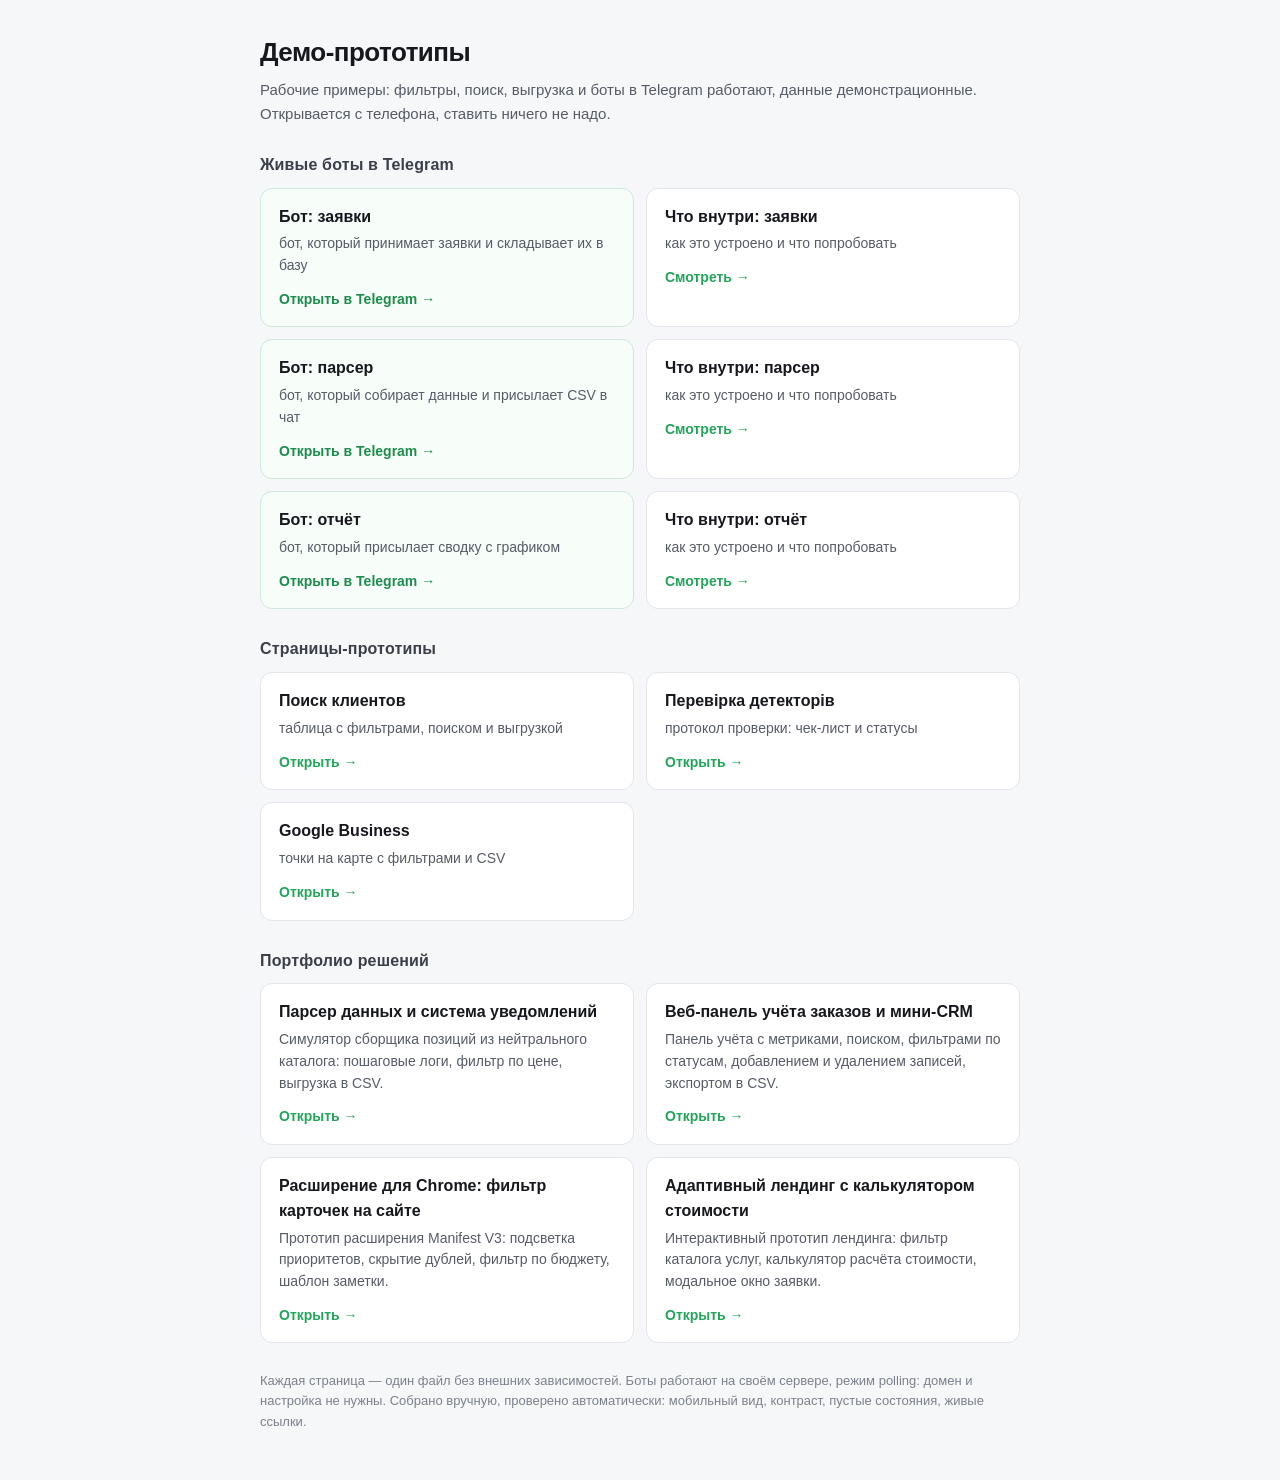
<file: index.html>
<!doctype html>
<html lang="ru">
<head>
<meta charset="utf-8" />
<meta name="viewport" content="width=device-width, initial-scale=1" />
<title>Демо-прототипы</title>
<style>
  :root { color-scheme: light; }
  * { box-sizing: border-box; }
  body { margin: 0; padding: 32px 20px 48px; font: 16px/1.55 -apple-system,
         "Segoe UI", Roboto, Arial, sans-serif; color: #16181d; background: #f6f7f9; }
  .wrap { max-width: 760px; margin: 0 auto; }
  h1 { margin: 0 0 6px; font-size: 26px; letter-spacing: -0.02em; }
  .lead { margin: 0 0 24px; color: #565b66; font-size: 15px; }
  h2 { margin: 28px 0 10px; font-size: 16px; letter-spacing: 0.01em; color: #3a3f49; }
  .grid { display: grid; gap: 12px; grid-template-columns: 1fr; }
  @media (min-width: 620px) { .grid { grid-template-columns: 1fr 1fr; } }
  .card { display: flex; flex-direction: column; gap: 4px; padding: 16px 18px;
          background: #fff; border: 1px solid #e3e5ea; border-radius: 12px;
          text-decoration: none; color: inherit; transition: border-color .15s, transform .15s; }
  .card:hover, .card:focus-visible { border-color: #23a55a; transform: translateY(-1px); }
  .card-title { font-weight: 650; font-size: 16px; }
  .card-line { color: #565b66; font-size: 14px; }
  .card-go { margin-top: 8px; color: #23a55a; font-size: 14px; font-weight: 600; }
  .card.tg { border-color: #cfe8db; background: #f7fdf9; }
  .card.tg .card-go { color: #1d8c4c; }
  footer { margin-top: 28px; color: #7b818c; font-size: 13px; }
</style>
</head>
<body>
  <div class="wrap">
    <h1>Демо-прототипы</h1>
    <p class="lead">Рабочие примеры: фильтры, поиск, выгрузка и боты в Telegram работают,
    данные демонстрационные. Открывается с телефона, ставить ничего не надо.</p>
    <h2>Живые боты в Telegram</h2>
    <div class="grid">
    <a class="card tg" href="https://t.me/fh_orders_demo_bot">
      <span class="card-title">Бот: заявки</span>
      <span class="card-line">бот, который принимает заявки и складывает их в базу</span>
      <span class="card-go">Открыть в Telegram →</span>
    </a>
    <a class="card" href="./bot-orders/">
      <span class="card-title">Что внутри: заявки</span>
      <span class="card-line">как это устроено и что попробовать</span>
      <span class="card-go">Смотреть →</span>
    </a>
    <a class="card tg" href="https://t.me/fh_parser_demo_bot">
      <span class="card-title">Бот: парсер</span>
      <span class="card-line">бот, который собирает данные и присылает CSV в чат</span>
      <span class="card-go">Открыть в Telegram →</span>
    </a>
    <a class="card" href="./bot-parser/">
      <span class="card-title">Что внутри: парсер</span>
      <span class="card-line">как это устроено и что попробовать</span>
      <span class="card-go">Смотреть →</span>
    </a>
    <a class="card tg" href="https://t.me/fh_report_demo_bot">
      <span class="card-title">Бот: отчёт</span>
      <span class="card-line">бот, который присылает сводку с графиком</span>
      <span class="card-go">Открыть в Telegram →</span>
    </a>
    <a class="card" href="./bot-report/">
      <span class="card-title">Что внутри: отчёт</span>
      <span class="card-line">как это устроено и что попробовать</span>
      <span class="card-go">Смотреть →</span>
    </a>
    </div>
    <h2>Страницы-прототипы</h2>
    <div class="grid">
    <a class="card" href="./ai-agent/">
      <span class="card-title">Поиск клиентов</span>
      <span class="card-line">таблица с фильтрами, поиском и выгрузкой</span>
      <span class="card-go">Открыть →</span>
    </a>
    <a class="card" href="./camera-detectors/">
      <span class="card-title">Перевірка детекторів</span>
      <span class="card-line">протокол проверки: чек-лист и статусы</span>
      <span class="card-go">Открыть →</span>
    </a>
    <a class="card" href="./gmb-parsing/">
      <span class="card-title">Google Business</span>
      <span class="card-line">точки на карте с фильтрами и CSV</span>
      <span class="card-go">Открыть →</span>
    </a>
    </div>
    <h2>Портфолио решений</h2>
    <div class="grid">
    <a class="card" href="./portfolio/parser/">
      <span class="card-title">Парсер данных и система уведомлений</span>
      <span class="card-line">Симулятор сборщика позиций из нейтрального каталога: пошаговые логи, фильтр по цене, выгрузка в CSV.</span>
      <span class="card-go">Открыть →</span>
    </a>
    <a class="card" href="./portfolio/crm/">
      <span class="card-title">Веб-панель учёта заказов и мини-CRM</span>
      <span class="card-line">Панель учёта с метриками, поиском, фильтрами по статусам, добавлением и удалением записей, экспортом в CSV.</span>
      <span class="card-go">Открыть →</span>
    </a>
    <a class="card" href="./portfolio/extension/">
      <span class="card-title">Расширение для Chrome: фильтр карточек на сайте</span>
      <span class="card-line">Прототип расширения Manifest V3: подсветка приоритетов, скрытие дублей, фильтр по бюджету, шаблон заметки.</span>
      <span class="card-go">Открыть →</span>
    </a>
    <a class="card" href="./portfolio/landing/">
      <span class="card-title">Адаптивный лендинг с калькулятором стоимости</span>
      <span class="card-line">Интерактивный прототип лендинга: фильтр каталога услуг, калькулятор расчёта стоимости, модальное окно заявки.</span>
      <span class="card-go">Открыть →</span>
    </a>
    </div>
    <footer>Каждая страница — один файл без внешних зависимостей. Боты работают на своём
    сервере, режим polling: домен и настройка не нужны. Собрано вручную, проверено
    автоматически: мобильный вид, контраст, пустые состояния, живые ссылки.</footer>
  </div>
</body>
</html>
</file>
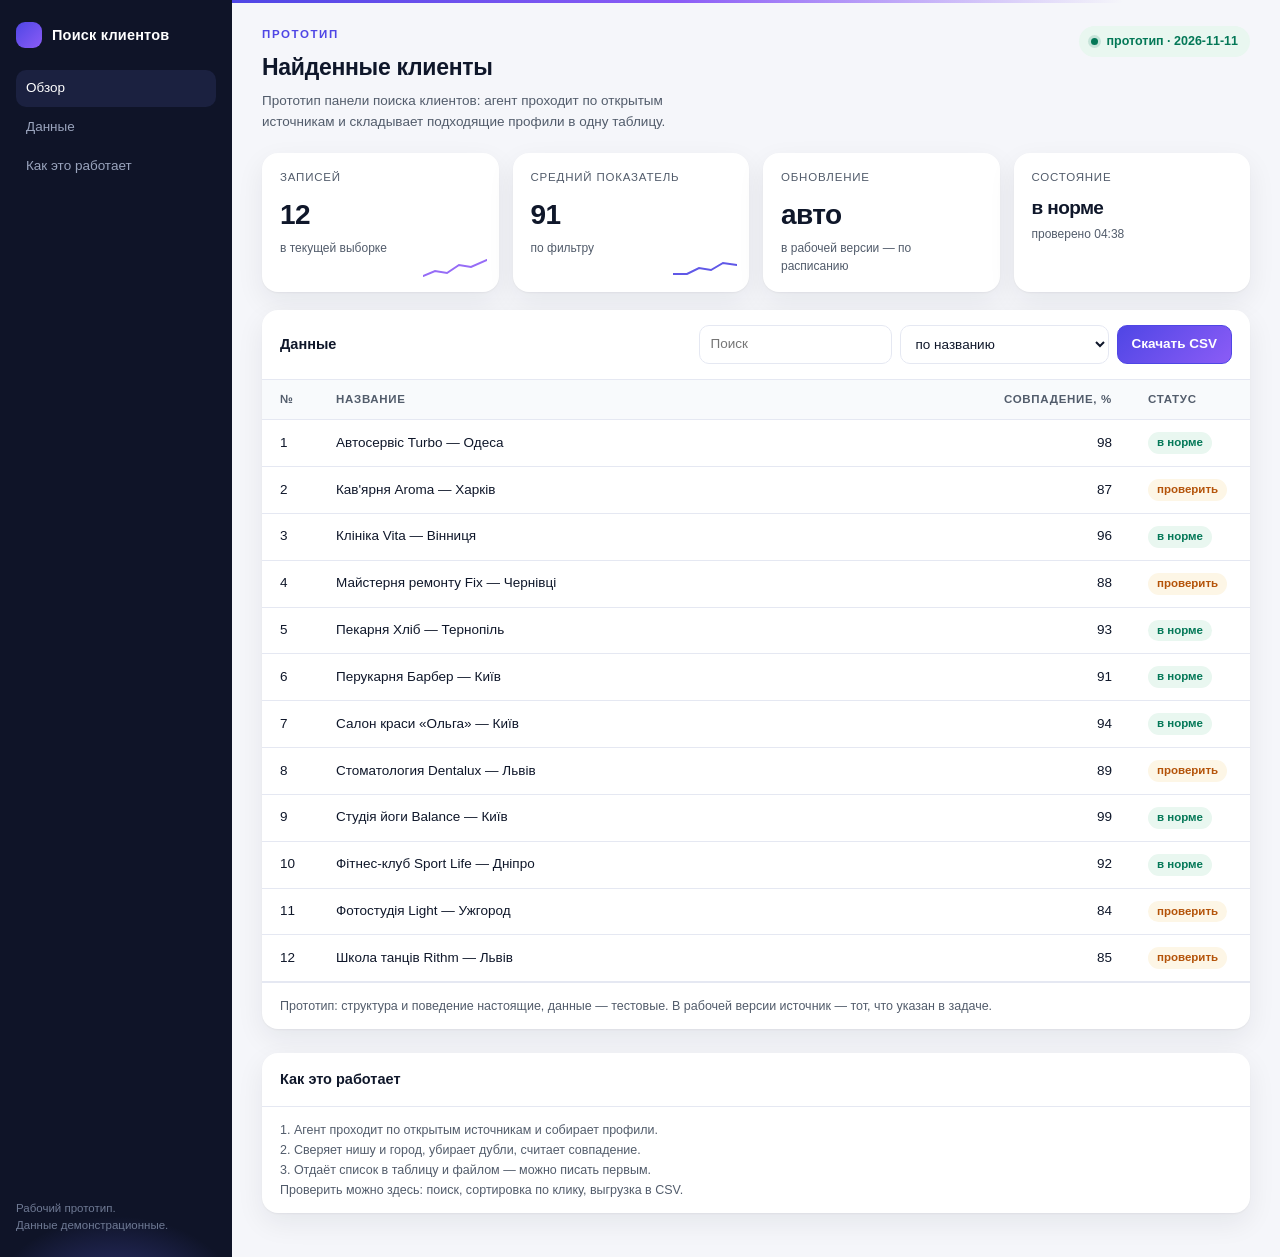
<file: ai-agent/index.html>
<!DOCTYPE html>
<html lang="ru">
<head>
<meta charset="utf-8">
<meta name="viewport" content="width=device-width,initial-scale=1">
<title>Поиск клиентов — рабочий прототип</title>
<style>
  :root{
    --bg:#f5f6fa; --card:#ffffff; --ink:#0f172a; --muted:#525c6b; --line:#e5e8f2;
    --accent:#4f46e5; --accent-2:#8b5cf6; --accent-soft:#eceffd;
    --ok:#047857; --ok-soft:#e9f7f0; --warn:#b45309; --warn-soft:#fdf6e6; --err:#b4233f;
    --r:16px; --shadow:0 1px 2px rgba(15,23,42,.05),0 10px 28px rgba(15,23,42,.07);
    --sp:4px;
  }
  *{box-sizing:border-box}
  html,body{margin:0}
  body{background:var(--bg);color:var(--ink);
       font:15px/1.55 -apple-system,BlinkMacSystemFont,"Segoe UI",Roboto,Helvetica,Arial,sans-serif;
       -webkit-font-smoothing:antialiased}
  .layout{display:flex;min-height:100vh}

  /* сайдбар */
  .side{width:232px;flex:0 0 232px;background:#0f1428;color:#c3cadd;padding:22px 16px;
        display:flex;flex-direction:column;gap:22px;position:relative;overflow:hidden}
  .side::after{content:"";position:absolute;inset:auto -40px -60px -40px;height:180px;
        background:radial-gradient(60% 80% at 50% 100%,rgba(99,102,241,.45),transparent 70%);
        pointer-events:none}
  .brand{display:flex;align-items:center;gap:10px;white-space:nowrap;color:#fff;font-weight:650;letter-spacing:.2px;font-size:14.5px}
  .mark{width:26px;height:26px;border-radius:9px;flex:0 0 26px;
        background:linear-gradient(135deg,var(--accent),var(--accent-2))}
  .nav{display:flex;flex-direction:column;gap:2px;font-size:13.5px;position:relative;z-index:1}
  .nav a{color:#9aa4bd;text-decoration:none;padding:8px 10px;border-radius:10px;transition:.15s}
  .nav a.active{background:#1b2140;color:#fff}
  .nav a:hover{background:#171c34;color:#fff}
  .nav a:focus-visible{outline:2px solid #8b9bff;outline-offset:1px}
  .side .foot{margin-top:auto;font-size:11.5px;color:#6f7a94;line-height:1.5;position:relative;z-index:1}

  /* контент */
  .main{flex:1;min-width:0;padding:26px 30px 44px;position:relative}
  .main::before{content:"";position:absolute;top:0;left:0;right:0;height:3px;
    background:linear-gradient(90deg,var(--accent),var(--accent-2),transparent 85%)}
  .top{display:flex;align-items:flex-start;gap:16px;flex-wrap:wrap;margin-bottom:20px}
  .eyebrow{font-size:11.5px;letter-spacing:.14em;text-transform:uppercase;color:var(--accent);
           font-weight:700;margin-bottom:6px}
  .top h1{margin:0;font-size:23px;letter-spacing:-.3px}
  .top p{margin:6px 0 0;color:var(--muted);font-size:13.5px;max-width:62ch}
  .status{margin-left:auto;display:inline-flex;align-items:center;gap:8px;background:var(--ok-soft);
          color:var(--ok);border-radius:999px;padding:6px 12px;font-size:12.5px;font-weight:600}
  .dot{width:7px;height:7px;border-radius:50%;background:var(--ok);box-shadow:0 0 0 3px rgba(4,120,87,.15)}
  .dot.pulse{animation:pulse 2.4s ease-in-out infinite}
  @keyframes pulse{0%,100%{box-shadow:0 0 0 3px rgba(4,120,87,.15)}50%{box-shadow:0 0 0 6px rgba(4,120,87,.05)}}

  /* карточки-метрики */
  .cards{display:grid;grid-template-columns:repeat(auto-fit,minmax(190px,1fr));gap:14px;margin-bottom:18px}
  .card{background:var(--card);border-radius:var(--r);padding:16px 18px;box-shadow:var(--shadow);
        position:relative;overflow:hidden;opacity:0;transform:translateY(8px);
        animation:rise .5s cubic-bezier(.2,.7,.3,1) forwards}
  .card:nth-child(2){animation-delay:.06s}.card:nth-child(3){animation-delay:.12s}
  .card:nth-child(4){animation-delay:.18s}
  @keyframes rise{to{opacity:1;transform:none}}
  .card .label{color:var(--muted);font-size:11.5px;text-transform:uppercase;letter-spacing:.07em}
  .card .value{font-size:28px;font-weight:680;margin-top:6px;letter-spacing:-.6px;
               font-variant-numeric:tabular-nums}
  .card .hint{color:var(--muted);font-size:12px;margin-top:2px}
  .card .spark{position:absolute;right:12px;bottom:10px;opacity:.9}

  /* панель данных */
  .panel{background:var(--card);border-radius:var(--r);box-shadow:var(--shadow);overflow:hidden;
         opacity:0;transform:translateY(8px);animation:rise .5s .1s cubic-bezier(.2,.7,.3,1) forwards}
  .panel-head{display:flex;gap:10px;align-items:center;flex-wrap:wrap;padding:15px 18px;
              border-bottom:1px solid var(--line)}
  .panel-head h2{margin:0;font-size:14.5px;font-weight:650}
  .controls{margin-left:auto;display:flex;gap:8px;flex-wrap:wrap}
  input[type=search],select{font:inherit;font-size:13.5px;padding:8px 11px;border:1px solid var(--line);
    border-radius:10px;background:#fff;color:var(--ink);min-width:150px;transition:.15s}
  input[type=search]:focus-visible,select:focus-visible,button:focus-visible{
    outline:2px solid var(--accent);outline-offset:2px;border-color:var(--accent)}
  button{font:inherit;font-size:13.5px;font-weight:600;padding:8px 14px;border-radius:10px;
    border:1px solid var(--accent);background:linear-gradient(135deg,var(--accent),var(--accent-2));
    color:#fff;cursor:pointer;transition:transform .12s ease,filter .15s}
  button:hover{filter:brightness(1.05)}
  button:active{transform:translateY(1px)}

  table{width:100%;border-collapse:collapse;font-size:13.5px}
  thead th{position:sticky;top:0;z-index:1;background:#f8fafc;color:var(--muted);text-align:left;
    font-weight:600;font-size:11.5px;text-transform:uppercase;letter-spacing:.06em;
    padding:11px 18px;border-bottom:1px solid var(--line)}
  thead th[data-sort]{cursor:pointer;user-select:none}
  thead th[data-sort]:hover{color:var(--ink)}
  tbody td{padding:12px 18px;border-bottom:1px solid var(--line)}
  tbody tr{transition:background .12s}
  tbody tr:hover td{background:#f8fafc}
  td.num{text-align:right;font-variant-numeric:tabular-nums}
  .chip{display:inline-block;border-radius:999px;padding:2px 9px;font-size:11.5px;font-weight:700}
  .chip.ok{background:var(--ok-soft);color:var(--ok)}
  .chip.warn{background:var(--warn-soft);color:var(--warn)}
  .chip.err{background:#fdeef1;color:var(--err)}
  .empty{padding:34px 18px;color:var(--muted);text-align:center;font-size:13.5px}
  .foot-note{padding:13px 18px;color:var(--muted);font-size:12.5px;line-height:1.6;
             border-top:1px solid var(--line)}
  .skeleton{padding:14px 18px}
  .sk{height:12px;border-radius:6px;margin-bottom:10px;
      background:linear-gradient(90deg,#eef1f8 25%,#e3e8f4 37%,#eef1f8 63%);
      background-size:400% 100%;animation:sheen 1.2s ease-in-out infinite}
  @keyframes sheen{0%{background-position:100% 0}100%{background-position:-100% 0}}
  .sk.short{width:55%}

  @media (max-width:860px){
    .layout{flex-direction:column}
    .side{width:auto;flex:none;flex-direction:column;align-items:stretch;gap:10px;padding:12px 14px 10px;
      border-radius:0 0 14px 14px}
    .side .brand{font-size:15px;overflow:hidden;text-overflow:ellipsis}
    .side .nav{flex-direction:row;gap:4px;overflow-x:auto;scrollbar-width:none;margin:0 -2px}
    .side .nav::-webkit-scrollbar{display:none}
    .side .nav a{padding:8px 10px;white-space:nowrap;font-size:13px}
    .side .foot{display:none}
    .main{padding:16px 14px 32px}
    .top{flex-direction:column;align-items:flex-start;gap:10px}
    .top h1{font-size:20px}
    .top p{font-size:14px}
    .top .status{align-self:flex-start}
    input[type=search],select,button{min-height:44px}
  }
  @media (prefers-reduced-motion:reduce){
    *{animation:none!important;transition:none!important}
  }
</style>
</head>
<body>
<div class="layout">
  <aside class="side">
    <div class="brand"><span class="mark"></span>Поиск клиентов</div>
    <nav class="nav">
      <a class="active" href="#">Обзор</a>
      <a href="#table">Данные</a>
      <a href="#how">Как это работает</a>
    </nav>
    <div class="foot">Рабочий прототип.<br>Данные демонстрационные.</div>
  </aside>

  <main class="main">
    <div class="top">
      <div>
        <div class="eyebrow">прототип</div>
        <h1>Найденные клиенты</h1>
        <p>Прототип панели поиска клиентов: агент проходит по открытым источникам и складывает подходящие профили в одну таблицу.</p>
      </div>
      <span class="status"><span class="dot pulse"></span>прототип · 2026-11-11</span>
    </div>

    <section class="cards">
      <div class="card">
        <div class="label">Записей</div>
        <div class="value" id="kpi-rows" data-count="0">0</div>
        <div class="hint">в текущей выборке</div>
        <svg class="spark" width="64" height="26" viewBox="0 0 64 26" aria-hidden="true">
          <polyline points="0,20 12,15 24,17 36,9 48,11 64,4" fill="none"
                    stroke="#8b5cf6" stroke-width="2" stroke-linecap="round"/>
        </svg>
      </div>
      <div class="card">
        <div class="label">Средний показатель</div>
        <div class="value" id="kpi-avg" data-count="0">0</div>
        <div class="hint">по фильтру</div>
        <svg class="spark" width="64" height="26" viewBox="0 0 64 26" aria-hidden="true">
          <polyline points="0,18 14,18 26,12 38,14 50,7 64,9" fill="none"
                    stroke="#4f46e5" stroke-width="2" stroke-linecap="round"/>
        </svg>
      </div>
      <div class="card">
        <div class="label">Обновление</div>
        <div class="value">авто</div>
        <div class="hint">в рабочей версии — по расписанию</div>
      </div>
      <div class="card">
        <div class="label">Состояние</div>
        <div class="value" style="font-size:19px">в норме</div>
        <div class="hint">проверено <span id="kpi-time">сейчас</span></div>
      </div>
    </section>

    <section class="panel" id="table">
      <div class="panel-head">
        <h2>Данные</h2>
        <div class="controls">
          <input type="search" id="q" placeholder="Поиск">
          <select id="sort" aria-label="порядок">
            <option value="title">по названию</option>
            <option value="value-asc">значение: по возрастанию</option>
            <option value="value-desc">значение: по убыванию</option>
          </select>
          <button id="export" type="button">Скачать CSV</button>
        </div>
      </div>
      <div id="loading" class="skeleton" aria-hidden="true">
        <div class="sk"></div><div class="sk short"></div><div class="sk"></div><div class="sk short"></div>
      </div>
      <table id="table-body" hidden>
        <thead>
          <tr>
            <th style="width:56px">№</th>
            <th data-sort="title">Название</th>
            <th data-sort="value" style="text-align:right">Совпадение, %</th>
            <th style="width:120px">Статус</th>
          </tr>
        </thead>
        <tbody id="rows"></tbody>
      </table>
      <div class="foot-note">
        Прототип: структура и поведение настоящие, данные — тестовые.
        В рабочей версии источник — тот, что указан в задаче.
      </div>
    </section>

    <section class="panel" id="how" style="margin-top:24px">
      <div class="panel-head"><h2>Как это работает</h2></div>
      <div class="foot-note" style="border-top:0">
        1. Агент проходит по открытым источникам и собирает профили.<br>2. Сверяет нишу и город, убирает дубли, считает совпадение.<br>3. Отдаёт список в таблицу и файлом — можно писать первым.<br>Проверить можно здесь: поиск, сортировка по клику, выгрузка в CSV.
      </div>
    </section>
  </main>
</div>

<script>
  const data = [
{"title": "Салон краси «Ольга» — Київ", "value": 94, "status": "ok"},
    {"title": "Стоматология Dentalux — Львів", "value": 89, "status": "warn"},
    {"title": "Фітнес-клуб Sport Life — Дніпро", "value": 92, "status": "ok"},
    {"title": "Кав'ярня Aroma — Харків", "value": 87, "status": "warn"},
    {"title": "Автосервіс Turbo — Одеса", "value": 98, "status": "ok"},
    {"title": "Перукарня Барбер — Київ", "value": 91, "status": "ok"},
    {"title": "Клініка Vita — Вінниця", "value": 96, "status": "ok"},
    {"title": "Школа танців Rithm — Львів", "value": 85, "status": "warn"},
    {"title": "Пекарня Хліб — Тернопіль", "value": 93, "status": "ok"},
    {"title": "Майстерня ремонту Fix — Чернівці", "value": 88, "status": "warn"},
    {"title": "Студія йоги Balance — Київ", "value": 99, "status": "ok"},
    {"title": "Фотостудія Light — Ужгород", "value": 84, "status": "warn"}
  ];
  const COL = "Совпадение, %";
  const tbody = document.getElementById('rows');
  const money = (v) => Number(v).toLocaleString('ru-RU');

  function view() {
    const q = document.getElementById('q').value.trim().toLowerCase();
    let rows = data.filter((r) => r.title.toLowerCase().includes(q));
    const mode = document.getElementById('sort').value;
    if (mode === 'value-asc') rows = rows.slice().sort((a, b) => a.value - b.value);
    if (mode === 'value-desc') rows = rows.slice().sort((a, b) => b.value - a.value);
    if (mode === 'title') rows = rows.slice().sort((a, b) => a.title.localeCompare(b.title, 'ru'));
    return rows;
  }

  function chip(status) {
    const map = { ok: 'ok', warn: 'warn', err: 'err' };
    const label = { ok: 'в норме', warn: 'проверить', err: 'ошибка' };
    return '<span class="chip ' + (map[status] || 'ok') + '">' + (label[status] || status) + '</span>';
  }

  // Число ставится сразу верное, а «оживает» анимацией масштаба:
  // так на снимке и в любой момент времени не бывает промежуточных «4» и «2».
  function countUp(el, target) {
    el.textContent = money(target);
    el.dataset.count = target;
    if (window.matchMedia('(prefers-reduced-motion: reduce)').matches) return;
    el.classList.remove('bump');
    void el.offsetWidth;
    el.classList.add('bump');
  }

  function render() {
    const rows = view();
    tbody.innerHTML = rows.length
      ? rows.map((r, i) =>
          '<tr><td>' + (i + 1) + '</td><td>' + r.title + '</td><td class="num">' +
          money(r.value) + '</td><td>' + chip(r.status) + '</td></tr>').join('')
      : '<tr><td colspan="4" class="empty">Ничего не найдено — измените запрос</td></tr>';
    countUp(document.getElementById('kpi-rows'), rows.length);
    const avg = rows.length ? Math.round(rows.reduce((s, r) => s + r.value, 0) / rows.length) : 0;
    countUp(document.getElementById('kpi-avg'), avg);
  }

  document.getElementById('export').addEventListener('click', () => {
    const rows = view();
    const csv = 'title,' + COL + ',status\n' +
      rows.map((r) => '"' + r.title + '",' + r.value + ',' + r.status).join('\n');
    const a = document.createElement('a');
    a.href = URL.createObjectURL(new Blob(['\ufeff' + csv], { type: 'text/csv;charset=utf-8' }));
    a.download = 'data.csv';
    a.click();
  });

  document.getElementById('q').addEventListener('input', render);
  document.getElementById('sort').addEventListener('change', render);
  document.querySelectorAll('thead th[data-sort]').forEach((th) => {
    th.tabIndex = 0;
    const flip = () => {
      const sel = document.getElementById('sort');
      sel.value = (th.dataset.sort === 'title') ? 'title'
        : (sel.value === 'value-asc' ? 'value-desc' : 'value-asc');
      render();
    };
    th.addEventListener('click', flip);
    th.addEventListener('keydown', (e) => { if (e.key === 'Enter' || e.key === ' ') { e.preventDefault(); flip(); } });
  });

  // короткая загрузка: видно, что интерфейс умеет состояние «данные идут»
  document.getElementById('kpi-time').textContent =
    new Date().toLocaleTimeString('ru-RU', { hour: '2-digit', minute: '2-digit' });
  setTimeout(() => {
    document.getElementById('loading').remove();
    document.getElementById('table-body').hidden = false;
    render();
  }, 320);
</script>
</body>
</html>
</file>
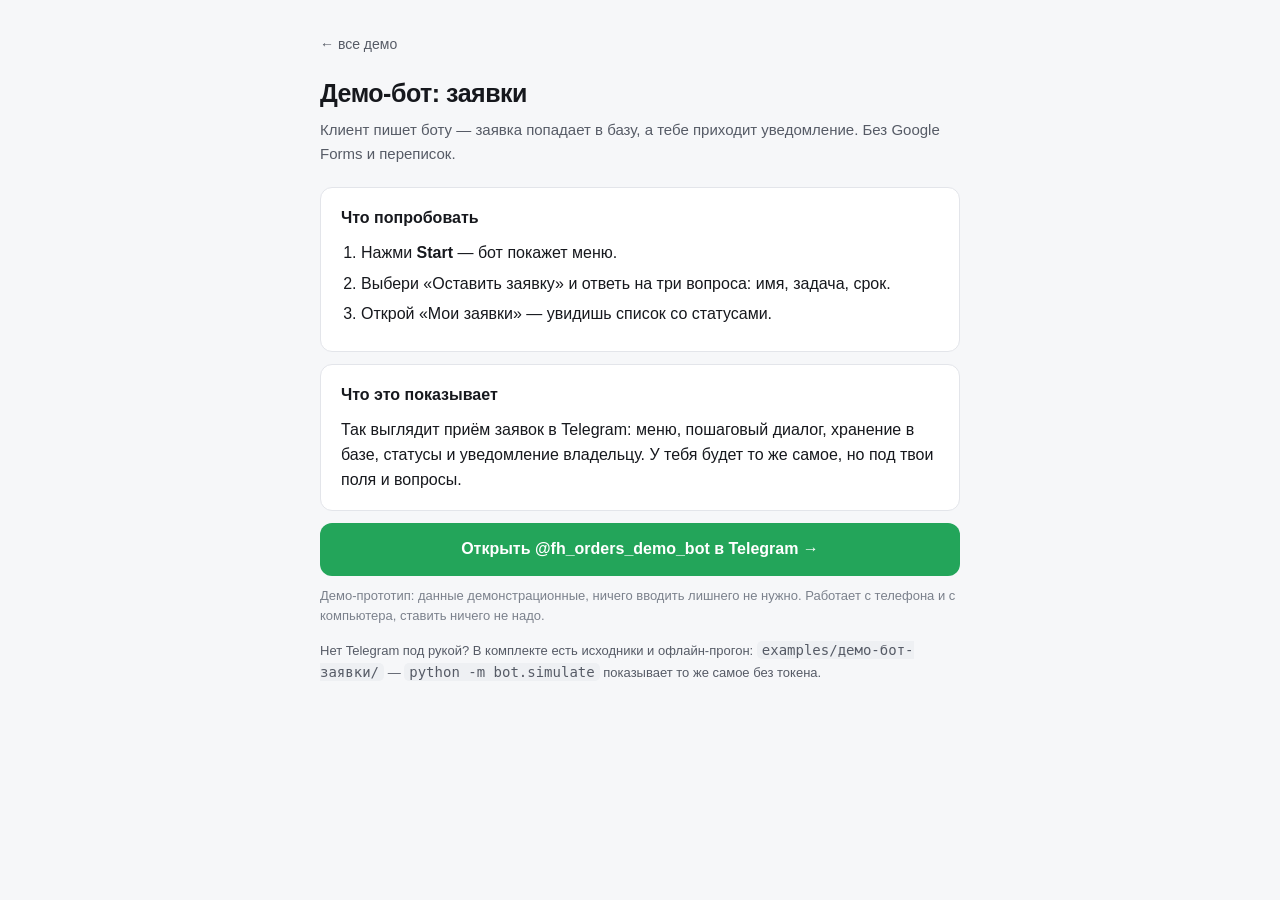
<file: bot-orders/index.html>
<!doctype html>
<html lang="ru">
<head>
<meta charset="utf-8" />
<meta name="viewport" content="width=device-width, initial-scale=1" />
<title>Демо-бот: заявки</title>
<style>
  :root { color-scheme: light; }
  * { box-sizing: border-box; }
  body { margin: 0; padding: 32px 20px 48px; font: 16px/1.55 -apple-system,
         "Segoe UI", Roboto, Arial, sans-serif; color: #16181d; background: #f6f7f9; }
  .wrap { max-width: 640px; margin: 0 auto; }
  .back { display: inline-block; margin-bottom: 18px; color: #565b66; text-decoration: none; font-size: 14px; }
  .back:hover { color: #16181d; }
  h1 { margin: 0 0 6px; font-size: 25px; letter-spacing: -0.02em; }
  .lead { margin: 0 0 22px; color: #565b66; font-size: 15px; }
  .card { background: #fff; border: 1px solid #e3e5ea; border-radius: 12px; padding: 18px 20px; margin-bottom: 12px; }
  .card h2 { margin: 0 0 10px; font-size: 16px; }
  ol, ul { margin: 0; padding-left: 20px; }
  li { margin: 6px 0; }
  .go { display: block; text-align: center; padding: 14px 18px; border-radius: 12px;
        background: #23a55a; color: #fff; text-decoration: none; font-weight: 650; font-size: 16px; }
  .go:hover { background: #1d8c4c; }
  .note { color: #7b818c; font-size: 13px; margin-top: 10px; }
  code { background: #eef0f3; padding: 1px 5px; border-radius: 5px; font-size: 14px; }
  .ext { margin-top: 14px; color: #565b66; font-size: 13px; }
</style>
</head>
<body>
  <div class="wrap">
    <a class="back" href="./">← все демо</a>
    <h1>Демо-бот: заявки</h1>
    <p class="lead">Клиент пишет боту — заявка попадает в базу, а тебе приходит уведомление. Без Google Forms и переписок.</p>

    <div class="card">
      <h2>Что попробовать</h2>
      <ol>
        <li>Нажми <b>Start</b> — бот покажет меню.</li>
        <li>Выбери «Оставить заявку» и ответь на три вопроса: имя, задача, срок.</li>
        <li>Открой «Мои заявки» — увидишь список со статусами.</li>
      </ol>
    </div>

    <div class="card">
      <h2>Что это показывает</h2>
      <p style="margin:0">Так выглядит приём заявок в Telegram: меню, пошаговый диалог, хранение в базе, статусы и уведомление владельцу. У тебя будет то же самое, но под твои поля и вопросы.</p>
    </div>

    <a class="go" href="https://t.me/fh_orders_demo_bot">Открыть @fh_orders_demo_bot в Telegram →</a>
    <p class="note">Демо-прототип: данные демонстрационные, ничего вводить лишнего не нужно.
    Работает с телефона и с компьютера, ставить ничего не надо.</p>

    <p class="ext">Нет Telegram под рукой? В комплекте есть исходники и офлайн-прогон:
    <code>examples/демо-бот-заявки/</code> — <code>python -m bot.simulate</code> показывает то же самое без токена.</p>
  </div>
</body>
</html>
</file>
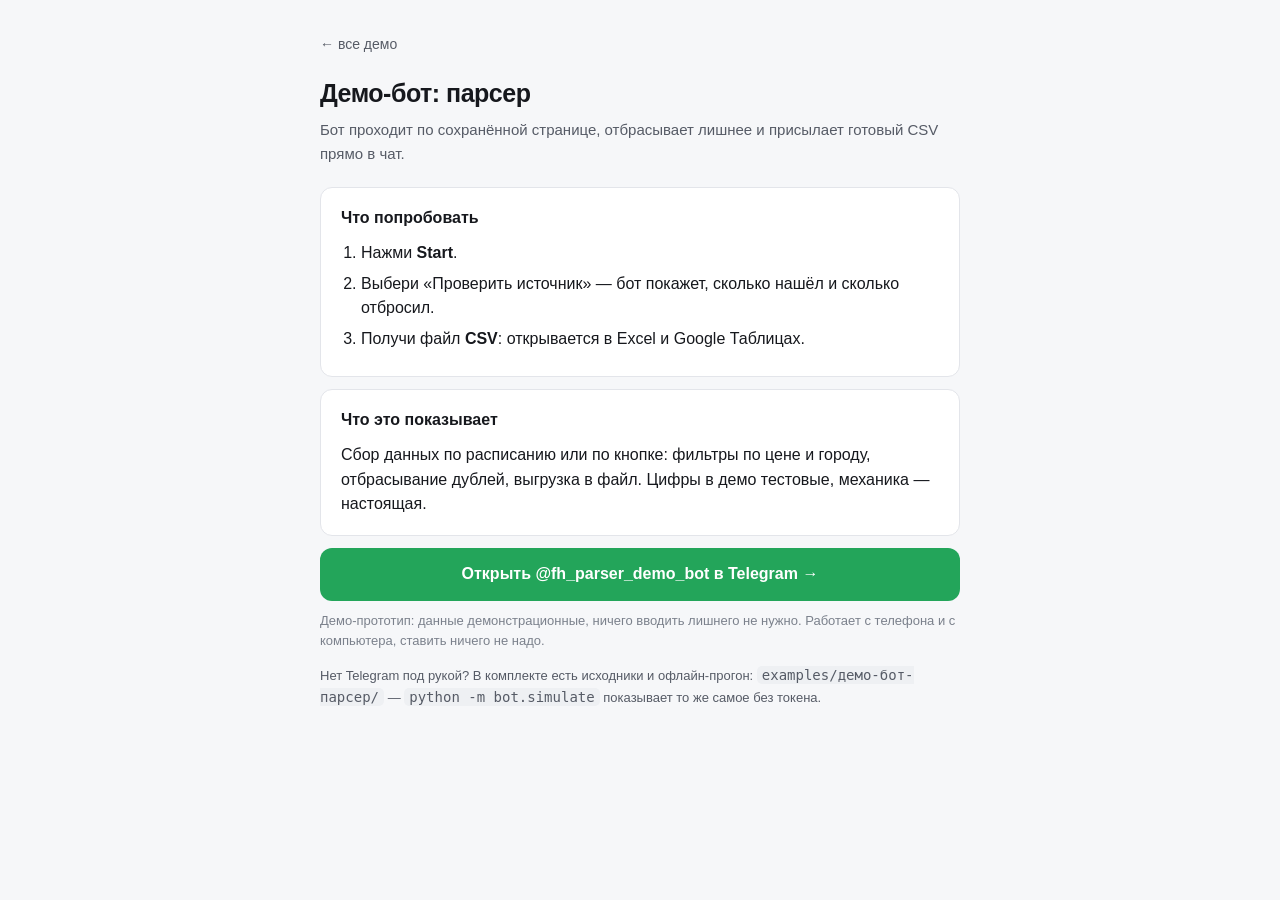
<file: bot-parser/index.html>
<!doctype html>
<html lang="ru">
<head>
<meta charset="utf-8" />
<meta name="viewport" content="width=device-width, initial-scale=1" />
<title>Демо-бот: парсер</title>
<style>
  :root { color-scheme: light; }
  * { box-sizing: border-box; }
  body { margin: 0; padding: 32px 20px 48px; font: 16px/1.55 -apple-system,
         "Segoe UI", Roboto, Arial, sans-serif; color: #16181d; background: #f6f7f9; }
  .wrap { max-width: 640px; margin: 0 auto; }
  .back { display: inline-block; margin-bottom: 18px; color: #565b66; text-decoration: none; font-size: 14px; }
  .back:hover { color: #16181d; }
  h1 { margin: 0 0 6px; font-size: 25px; letter-spacing: -0.02em; }
  .lead { margin: 0 0 22px; color: #565b66; font-size: 15px; }
  .card { background: #fff; border: 1px solid #e3e5ea; border-radius: 12px; padding: 18px 20px; margin-bottom: 12px; }
  .card h2 { margin: 0 0 10px; font-size: 16px; }
  ol, ul { margin: 0; padding-left: 20px; }
  li { margin: 6px 0; }
  .go { display: block; text-align: center; padding: 14px 18px; border-radius: 12px;
        background: #23a55a; color: #fff; text-decoration: none; font-weight: 650; font-size: 16px; }
  .go:hover { background: #1d8c4c; }
  .note { color: #7b818c; font-size: 13px; margin-top: 10px; }
  code { background: #eef0f3; padding: 1px 5px; border-radius: 5px; font-size: 14px; }
  .ext { margin-top: 14px; color: #565b66; font-size: 13px; }
</style>
</head>
<body>
  <div class="wrap">
    <a class="back" href="./">← все демо</a>
    <h1>Демо-бот: парсер</h1>
    <p class="lead">Бот проходит по сохранённой странице, отбрасывает лишнее и присылает готовый CSV прямо в чат.</p>

    <div class="card">
      <h2>Что попробовать</h2>
      <ol>
        <li>Нажми <b>Start</b>.</li>
        <li>Выбери «Проверить источник» — бот покажет, сколько нашёл и сколько отбросил.</li>
        <li>Получи файл <b>CSV</b>: открывается в Excel и Google Таблицах.</li>
      </ol>
    </div>

    <div class="card">
      <h2>Что это показывает</h2>
      <p style="margin:0">Сбор данных по расписанию или по кнопке: фильтры по цене и городу, отбрасывание дублей, выгрузка в файл. Цифры в демо тестовые, механика — настоящая.</p>
    </div>

    <a class="go" href="https://t.me/fh_parser_demo_bot">Открыть @fh_parser_demo_bot в Telegram →</a>
    <p class="note">Демо-прототип: данные демонстрационные, ничего вводить лишнего не нужно.
    Работает с телефона и с компьютера, ставить ничего не надо.</p>

    <p class="ext">Нет Telegram под рукой? В комплекте есть исходники и офлайн-прогон:
    <code>examples/демо-бот-парсер/</code> — <code>python -m bot.simulate</code> показывает то же самое без токена.</p>
  </div>
</body>
</html>
</file>
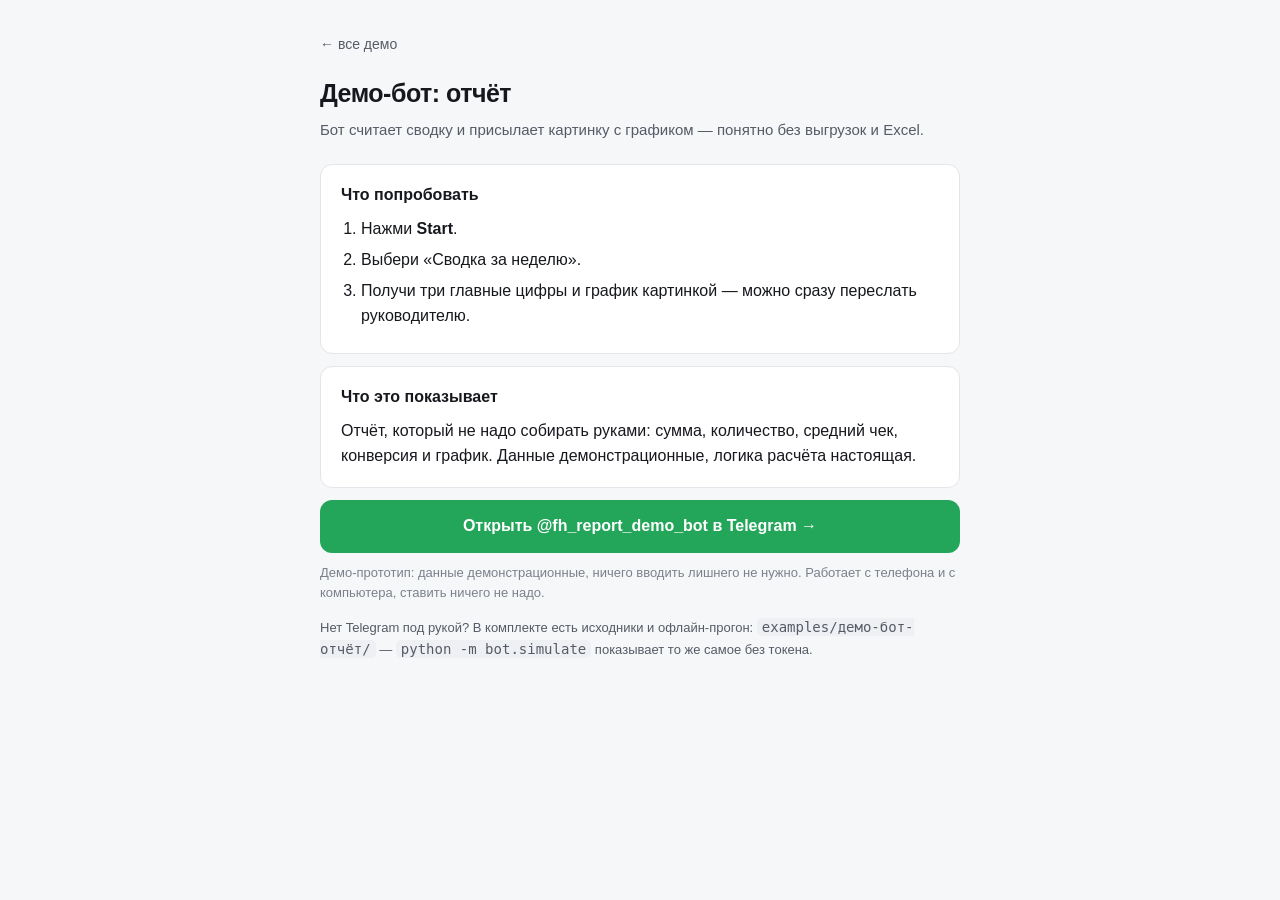
<file: bot-report/index.html>
<!doctype html>
<html lang="ru">
<head>
<meta charset="utf-8" />
<meta name="viewport" content="width=device-width, initial-scale=1" />
<title>Демо-бот: отчёт</title>
<style>
  :root { color-scheme: light; }
  * { box-sizing: border-box; }
  body { margin: 0; padding: 32px 20px 48px; font: 16px/1.55 -apple-system,
         "Segoe UI", Roboto, Arial, sans-serif; color: #16181d; background: #f6f7f9; }
  .wrap { max-width: 640px; margin: 0 auto; }
  .back { display: inline-block; margin-bottom: 18px; color: #565b66; text-decoration: none; font-size: 14px; }
  .back:hover { color: #16181d; }
  h1 { margin: 0 0 6px; font-size: 25px; letter-spacing: -0.02em; }
  .lead { margin: 0 0 22px; color: #565b66; font-size: 15px; }
  .card { background: #fff; border: 1px solid #e3e5ea; border-radius: 12px; padding: 18px 20px; margin-bottom: 12px; }
  .card h2 { margin: 0 0 10px; font-size: 16px; }
  ol, ul { margin: 0; padding-left: 20px; }
  li { margin: 6px 0; }
  .go { display: block; text-align: center; padding: 14px 18px; border-radius: 12px;
        background: #23a55a; color: #fff; text-decoration: none; font-weight: 650; font-size: 16px; }
  .go:hover { background: #1d8c4c; }
  .note { color: #7b818c; font-size: 13px; margin-top: 10px; }
  code { background: #eef0f3; padding: 1px 5px; border-radius: 5px; font-size: 14px; }
  .ext { margin-top: 14px; color: #565b66; font-size: 13px; }
</style>
</head>
<body>
  <div class="wrap">
    <a class="back" href="./">← все демо</a>
    <h1>Демо-бот: отчёт</h1>
    <p class="lead">Бот считает сводку и присылает картинку с графиком — понятно без выгрузок и Excel.</p>

    <div class="card">
      <h2>Что попробовать</h2>
      <ol>
        <li>Нажми <b>Start</b>.</li>
        <li>Выбери «Сводка за неделю».</li>
        <li>Получи три главные цифры и график картинкой — можно сразу переслать руководителю.</li>
      </ol>
    </div>

    <div class="card">
      <h2>Что это показывает</h2>
      <p style="margin:0">Отчёт, который не надо собирать руками: сумма, количество, средний чек, конверсия и график. Данные демонстрационные, логика расчёта настоящая.</p>
    </div>

    <a class="go" href="https://t.me/fh_report_demo_bot">Открыть @fh_report_demo_bot в Telegram →</a>
    <p class="note">Демо-прототип: данные демонстрационные, ничего вводить лишнего не нужно.
    Работает с телефона и с компьютера, ставить ничего не надо.</p>

    <p class="ext">Нет Telegram под рукой? В комплекте есть исходники и офлайн-прогон:
    <code>examples/демо-бот-отчёт/</code> — <code>python -m bot.simulate</code> показывает то же самое без токена.</p>
  </div>
</body>
</html>
</file>
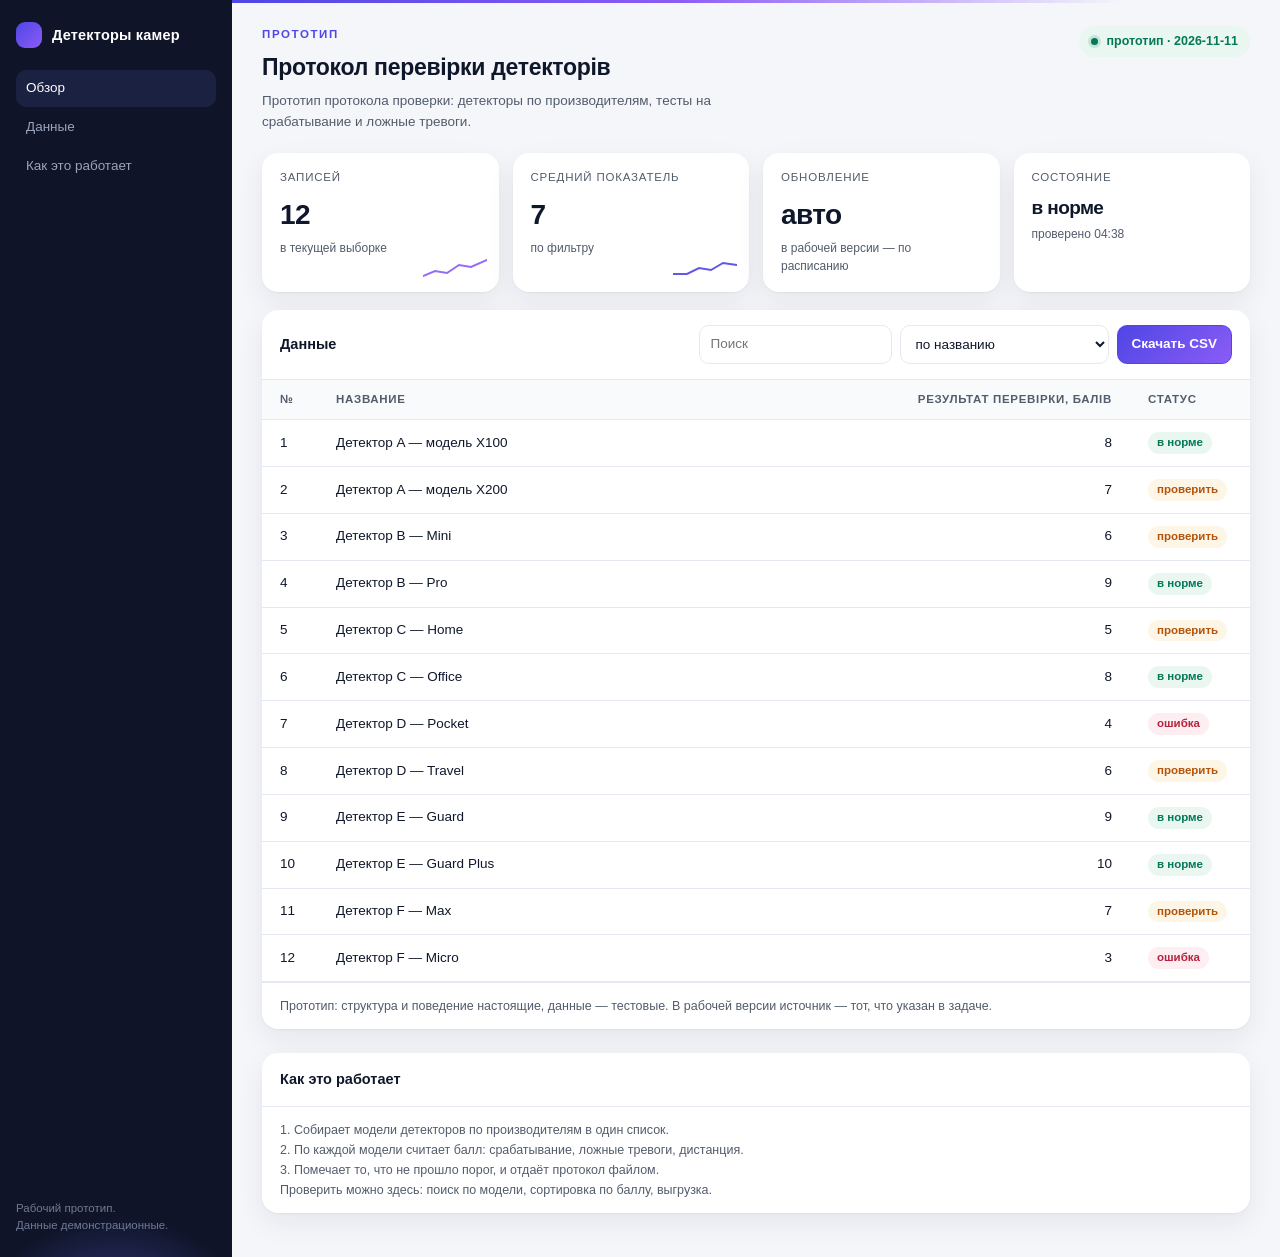
<file: camera-detectors/index.html>
<!DOCTYPE html>
<html lang="ru">
<head>
<meta charset="utf-8">
<meta name="viewport" content="width=device-width,initial-scale=1">
<title>Детекторы камер — рабочий прототип</title>
<style>
  :root{
    --bg:#f5f6fa; --card:#ffffff; --ink:#0f172a; --muted:#525c6b; --line:#e5e8f2;
    --accent:#4f46e5; --accent-2:#8b5cf6; --accent-soft:#eceffd;
    --ok:#047857; --ok-soft:#e9f7f0; --warn:#b45309; --warn-soft:#fdf6e6; --err:#b4233f;
    --r:16px; --shadow:0 1px 2px rgba(15,23,42,.05),0 10px 28px rgba(15,23,42,.07);
    --sp:4px;
  }
  *{box-sizing:border-box}
  html,body{margin:0}
  body{background:var(--bg);color:var(--ink);
       font:15px/1.55 -apple-system,BlinkMacSystemFont,"Segoe UI",Roboto,Helvetica,Arial,sans-serif;
       -webkit-font-smoothing:antialiased}
  .layout{display:flex;min-height:100vh}

  /* сайдбар */
  .side{width:232px;flex:0 0 232px;background:#0f1428;color:#c3cadd;padding:22px 16px;
        display:flex;flex-direction:column;gap:22px;position:relative;overflow:hidden}
  .side::after{content:"";position:absolute;inset:auto -40px -60px -40px;height:180px;
        background:radial-gradient(60% 80% at 50% 100%,rgba(99,102,241,.45),transparent 70%);
        pointer-events:none}
  .brand{display:flex;align-items:center;gap:10px;white-space:nowrap;color:#fff;font-weight:650;letter-spacing:.2px;font-size:14.5px}
  .mark{width:26px;height:26px;border-radius:9px;flex:0 0 26px;
        background:linear-gradient(135deg,var(--accent),var(--accent-2))}
  .nav{display:flex;flex-direction:column;gap:2px;font-size:13.5px;position:relative;z-index:1}
  .nav a{color:#9aa4bd;text-decoration:none;padding:8px 10px;border-radius:10px;transition:.15s}
  .nav a.active{background:#1b2140;color:#fff}
  .nav a:hover{background:#171c34;color:#fff}
  .nav a:focus-visible{outline:2px solid #8b9bff;outline-offset:1px}
  .side .foot{margin-top:auto;font-size:11.5px;color:#6f7a94;line-height:1.5;position:relative;z-index:1}

  /* контент */
  .main{flex:1;min-width:0;padding:26px 30px 44px;position:relative}
  .main::before{content:"";position:absolute;top:0;left:0;right:0;height:3px;
    background:linear-gradient(90deg,var(--accent),var(--accent-2),transparent 85%)}
  .top{display:flex;align-items:flex-start;gap:16px;flex-wrap:wrap;margin-bottom:20px}
  .eyebrow{font-size:11.5px;letter-spacing:.14em;text-transform:uppercase;color:var(--accent);
           font-weight:700;margin-bottom:6px}
  .top h1{margin:0;font-size:23px;letter-spacing:-.3px}
  .top p{margin:6px 0 0;color:var(--muted);font-size:13.5px;max-width:62ch}
  .status{margin-left:auto;display:inline-flex;align-items:center;gap:8px;background:var(--ok-soft);
          color:var(--ok);border-radius:999px;padding:6px 12px;font-size:12.5px;font-weight:600}
  .dot{width:7px;height:7px;border-radius:50%;background:var(--ok);box-shadow:0 0 0 3px rgba(4,120,87,.15)}
  .dot.pulse{animation:pulse 2.4s ease-in-out infinite}
  @keyframes pulse{0%,100%{box-shadow:0 0 0 3px rgba(4,120,87,.15)}50%{box-shadow:0 0 0 6px rgba(4,120,87,.05)}}

  /* карточки-метрики */
  .cards{display:grid;grid-template-columns:repeat(auto-fit,minmax(190px,1fr));gap:14px;margin-bottom:18px}
  .card{background:var(--card);border-radius:var(--r);padding:16px 18px;box-shadow:var(--shadow);
        position:relative;overflow:hidden;opacity:0;transform:translateY(8px);
        animation:rise .5s cubic-bezier(.2,.7,.3,1) forwards}
  .card:nth-child(2){animation-delay:.06s}.card:nth-child(3){animation-delay:.12s}
  .card:nth-child(4){animation-delay:.18s}
  @keyframes rise{to{opacity:1;transform:none}}
  .card .label{color:var(--muted);font-size:11.5px;text-transform:uppercase;letter-spacing:.07em}
  .card .value{font-size:28px;font-weight:680;margin-top:6px;letter-spacing:-.6px;
               font-variant-numeric:tabular-nums}
  .card .hint{color:var(--muted);font-size:12px;margin-top:2px}
  .card .spark{position:absolute;right:12px;bottom:10px;opacity:.9}

  /* панель данных */
  .panel{background:var(--card);border-radius:var(--r);box-shadow:var(--shadow);overflow:hidden;
         opacity:0;transform:translateY(8px);animation:rise .5s .1s cubic-bezier(.2,.7,.3,1) forwards}
  .panel-head{display:flex;gap:10px;align-items:center;flex-wrap:wrap;padding:15px 18px;
              border-bottom:1px solid var(--line)}
  .panel-head h2{margin:0;font-size:14.5px;font-weight:650}
  .controls{margin-left:auto;display:flex;gap:8px;flex-wrap:wrap}
  input[type=search],select{font:inherit;font-size:13.5px;padding:8px 11px;border:1px solid var(--line);
    border-radius:10px;background:#fff;color:var(--ink);min-width:150px;transition:.15s}
  input[type=search]:focus-visible,select:focus-visible,button:focus-visible{
    outline:2px solid var(--accent);outline-offset:2px;border-color:var(--accent)}
  button{font:inherit;font-size:13.5px;font-weight:600;padding:8px 14px;border-radius:10px;
    border:1px solid var(--accent);background:linear-gradient(135deg,var(--accent),var(--accent-2));
    color:#fff;cursor:pointer;transition:transform .12s ease,filter .15s}
  button:hover{filter:brightness(1.05)}
  button:active{transform:translateY(1px)}

  table{width:100%;border-collapse:collapse;font-size:13.5px}
  thead th{position:sticky;top:0;z-index:1;background:#f8fafc;color:var(--muted);text-align:left;
    font-weight:600;font-size:11.5px;text-transform:uppercase;letter-spacing:.06em;
    padding:11px 18px;border-bottom:1px solid var(--line)}
  thead th[data-sort]{cursor:pointer;user-select:none}
  thead th[data-sort]:hover{color:var(--ink)}
  tbody td{padding:12px 18px;border-bottom:1px solid var(--line)}
  tbody tr{transition:background .12s}
  tbody tr:hover td{background:#f8fafc}
  td.num{text-align:right;font-variant-numeric:tabular-nums}
  .chip{display:inline-block;border-radius:999px;padding:2px 9px;font-size:11.5px;font-weight:700}
  .chip.ok{background:var(--ok-soft);color:var(--ok)}
  .chip.warn{background:var(--warn-soft);color:var(--warn)}
  .chip.err{background:#fdeef1;color:var(--err)}
  .empty{padding:34px 18px;color:var(--muted);text-align:center;font-size:13.5px}
  .foot-note{padding:13px 18px;color:var(--muted);font-size:12.5px;line-height:1.6;
             border-top:1px solid var(--line)}
  .skeleton{padding:14px 18px}
  .sk{height:12px;border-radius:6px;margin-bottom:10px;
      background:linear-gradient(90deg,#eef1f8 25%,#e3e8f4 37%,#eef1f8 63%);
      background-size:400% 100%;animation:sheen 1.2s ease-in-out infinite}
  @keyframes sheen{0%{background-position:100% 0}100%{background-position:-100% 0}}
  .sk.short{width:55%}

  @media (max-width:860px){
    .layout{flex-direction:column}
    .side{width:auto;flex:none;flex-direction:column;align-items:stretch;gap:10px;padding:12px 14px 10px;
      border-radius:0 0 14px 14px}
    .side .brand{font-size:15px;overflow:hidden;text-overflow:ellipsis}
    .side .nav{flex-direction:row;gap:4px;overflow-x:auto;scrollbar-width:none;margin:0 -2px}
    .side .nav::-webkit-scrollbar{display:none}
    .side .nav a{padding:8px 10px;white-space:nowrap;font-size:13px}
    .side .foot{display:none}
    .main{padding:16px 14px 32px}
    .top{flex-direction:column;align-items:flex-start;gap:10px}
    .top h1{font-size:20px}
    .top p{font-size:14px}
    .top .status{align-self:flex-start}
    input[type=search],select,button{min-height:44px}
  }
  @media (prefers-reduced-motion:reduce){
    *{animation:none!important;transition:none!important}
  }
</style>
</head>
<body>
<div class="layout">
  <aside class="side">
    <div class="brand"><span class="mark"></span>Детекторы камер</div>
    <nav class="nav">
      <a class="active" href="#">Обзор</a>
      <a href="#table">Данные</a>
      <a href="#how">Как это работает</a>
    </nav>
    <div class="foot">Рабочий прототип.<br>Данные демонстрационные.</div>
  </aside>

  <main class="main">
    <div class="top">
      <div>
        <div class="eyebrow">прототип</div>
        <h1>Протокол перевірки детекторів</h1>
        <p>Прототип протокола проверки: детекторы по производителям, тесты на срабатывание и ложные тревоги.</p>
      </div>
      <span class="status"><span class="dot pulse"></span>прототип · 2026-11-11</span>
    </div>

    <section class="cards">
      <div class="card">
        <div class="label">Записей</div>
        <div class="value" id="kpi-rows" data-count="0">0</div>
        <div class="hint">в текущей выборке</div>
        <svg class="spark" width="64" height="26" viewBox="0 0 64 26" aria-hidden="true">
          <polyline points="0,20 12,15 24,17 36,9 48,11 64,4" fill="none"
                    stroke="#8b5cf6" stroke-width="2" stroke-linecap="round"/>
        </svg>
      </div>
      <div class="card">
        <div class="label">Средний показатель</div>
        <div class="value" id="kpi-avg" data-count="0">0</div>
        <div class="hint">по фильтру</div>
        <svg class="spark" width="64" height="26" viewBox="0 0 64 26" aria-hidden="true">
          <polyline points="0,18 14,18 26,12 38,14 50,7 64,9" fill="none"
                    stroke="#4f46e5" stroke-width="2" stroke-linecap="round"/>
        </svg>
      </div>
      <div class="card">
        <div class="label">Обновление</div>
        <div class="value">авто</div>
        <div class="hint">в рабочей версии — по расписанию</div>
      </div>
      <div class="card">
        <div class="label">Состояние</div>
        <div class="value" style="font-size:19px">в норме</div>
        <div class="hint">проверено <span id="kpi-time">сейчас</span></div>
      </div>
    </section>

    <section class="panel" id="table">
      <div class="panel-head">
        <h2>Данные</h2>
        <div class="controls">
          <input type="search" id="q" placeholder="Поиск">
          <select id="sort" aria-label="порядок">
            <option value="title">по названию</option>
            <option value="value-asc">значение: по возрастанию</option>
            <option value="value-desc">значение: по убыванию</option>
          </select>
          <button id="export" type="button">Скачать CSV</button>
        </div>
      </div>
      <div id="loading" class="skeleton" aria-hidden="true">
        <div class="sk"></div><div class="sk short"></div><div class="sk"></div><div class="sk short"></div>
      </div>
      <table id="table-body" hidden>
        <thead>
          <tr>
            <th style="width:56px">№</th>
            <th data-sort="title">Название</th>
            <th data-sort="value" style="text-align:right">Результат перевірки, балів</th>
            <th style="width:120px">Статус</th>
          </tr>
        </thead>
        <tbody id="rows"></tbody>
      </table>
      <div class="foot-note">
        Прототип: структура и поведение настоящие, данные — тестовые.
        В рабочей версии источник — тот, что указан в задаче.
      </div>
    </section>

    <section class="panel" id="how" style="margin-top:24px">
      <div class="panel-head"><h2>Как это работает</h2></div>
      <div class="foot-note" style="border-top:0">
        1. Собирает модели детекторов по производителям в один список.<br>2. По каждой модели считает балл: срабатывание, ложные тревоги, дистанция.<br>3. Помечает то, что не прошло порог, и отдаёт протокол файлом.<br>Проверить можно здесь: поиск по модели, сортировка по баллу, выгрузка.
      </div>
    </section>
  </main>
</div>

<script>
  const data = [
{"title": "Детектор A — модель X100", "value": 8, "status": "ok"},
    {"title": "Детектор A — модель X200", "value": 7, "status": "warn"},
    {"title": "Детектор B — Mini", "value": 6, "status": "warn"},
    {"title": "Детектор B — Pro", "value": 9, "status": "ok"},
    {"title": "Детектор C — Home", "value": 5, "status": "warn"},
    {"title": "Детектор C — Office", "value": 8, "status": "ok"},
    {"title": "Детектор D — Pocket", "value": 4, "status": "err"},
    {"title": "Детектор D — Travel", "value": 6, "status": "warn"},
    {"title": "Детектор E — Guard", "value": 9, "status": "ok"},
    {"title": "Детектор E — Guard Plus", "value": 10, "status": "ok"},
    {"title": "Детектор F — Micro", "value": 3, "status": "err"},
    {"title": "Детектор F — Max", "value": 7, "status": "warn"}
  ];
  const COL = "Результат перевірки, балів";
  const tbody = document.getElementById('rows');
  const money = (v) => Number(v).toLocaleString('ru-RU');

  function view() {
    const q = document.getElementById('q').value.trim().toLowerCase();
    let rows = data.filter((r) => r.title.toLowerCase().includes(q));
    const mode = document.getElementById('sort').value;
    if (mode === 'value-asc') rows = rows.slice().sort((a, b) => a.value - b.value);
    if (mode === 'value-desc') rows = rows.slice().sort((a, b) => b.value - a.value);
    if (mode === 'title') rows = rows.slice().sort((a, b) => a.title.localeCompare(b.title, 'ru'));
    return rows;
  }

  function chip(status) {
    const map = { ok: 'ok', warn: 'warn', err: 'err' };
    const label = { ok: 'в норме', warn: 'проверить', err: 'ошибка' };
    return '<span class="chip ' + (map[status] || 'ok') + '">' + (label[status] || status) + '</span>';
  }

  // Число ставится сразу верное, а «оживает» анимацией масштаба:
  // так на снимке и в любой момент времени не бывает промежуточных «4» и «2».
  function countUp(el, target) {
    el.textContent = money(target);
    el.dataset.count = target;
    if (window.matchMedia('(prefers-reduced-motion: reduce)').matches) return;
    el.classList.remove('bump');
    void el.offsetWidth;
    el.classList.add('bump');
  }

  function render() {
    const rows = view();
    tbody.innerHTML = rows.length
      ? rows.map((r, i) =>
          '<tr><td>' + (i + 1) + '</td><td>' + r.title + '</td><td class="num">' +
          money(r.value) + '</td><td>' + chip(r.status) + '</td></tr>').join('')
      : '<tr><td colspan="4" class="empty">Ничего не найдено — измените запрос</td></tr>';
    countUp(document.getElementById('kpi-rows'), rows.length);
    const avg = rows.length ? Math.round(rows.reduce((s, r) => s + r.value, 0) / rows.length) : 0;
    countUp(document.getElementById('kpi-avg'), avg);
  }

  document.getElementById('export').addEventListener('click', () => {
    const rows = view();
    const csv = 'title,' + COL + ',status\n' +
      rows.map((r) => '"' + r.title + '",' + r.value + ',' + r.status).join('\n');
    const a = document.createElement('a');
    a.href = URL.createObjectURL(new Blob(['\ufeff' + csv], { type: 'text/csv;charset=utf-8' }));
    a.download = 'data.csv';
    a.click();
  });

  document.getElementById('q').addEventListener('input', render);
  document.getElementById('sort').addEventListener('change', render);
  document.querySelectorAll('thead th[data-sort]').forEach((th) => {
    th.tabIndex = 0;
    const flip = () => {
      const sel = document.getElementById('sort');
      sel.value = (th.dataset.sort === 'title') ? 'title'
        : (sel.value === 'value-asc' ? 'value-desc' : 'value-asc');
      render();
    };
    th.addEventListener('click', flip);
    th.addEventListener('keydown', (e) => { if (e.key === 'Enter' || e.key === ' ') { e.preventDefault(); flip(); } });
  });

  // короткая загрузка: видно, что интерфейс умеет состояние «данные идут»
  document.getElementById('kpi-time').textContent =
    new Date().toLocaleTimeString('ru-RU', { hour: '2-digit', minute: '2-digit' });
  setTimeout(() => {
    document.getElementById('loading').remove();
    document.getElementById('table-body').hidden = false;
    render();
  }, 320);
</script>
</body>
</html>
</file>
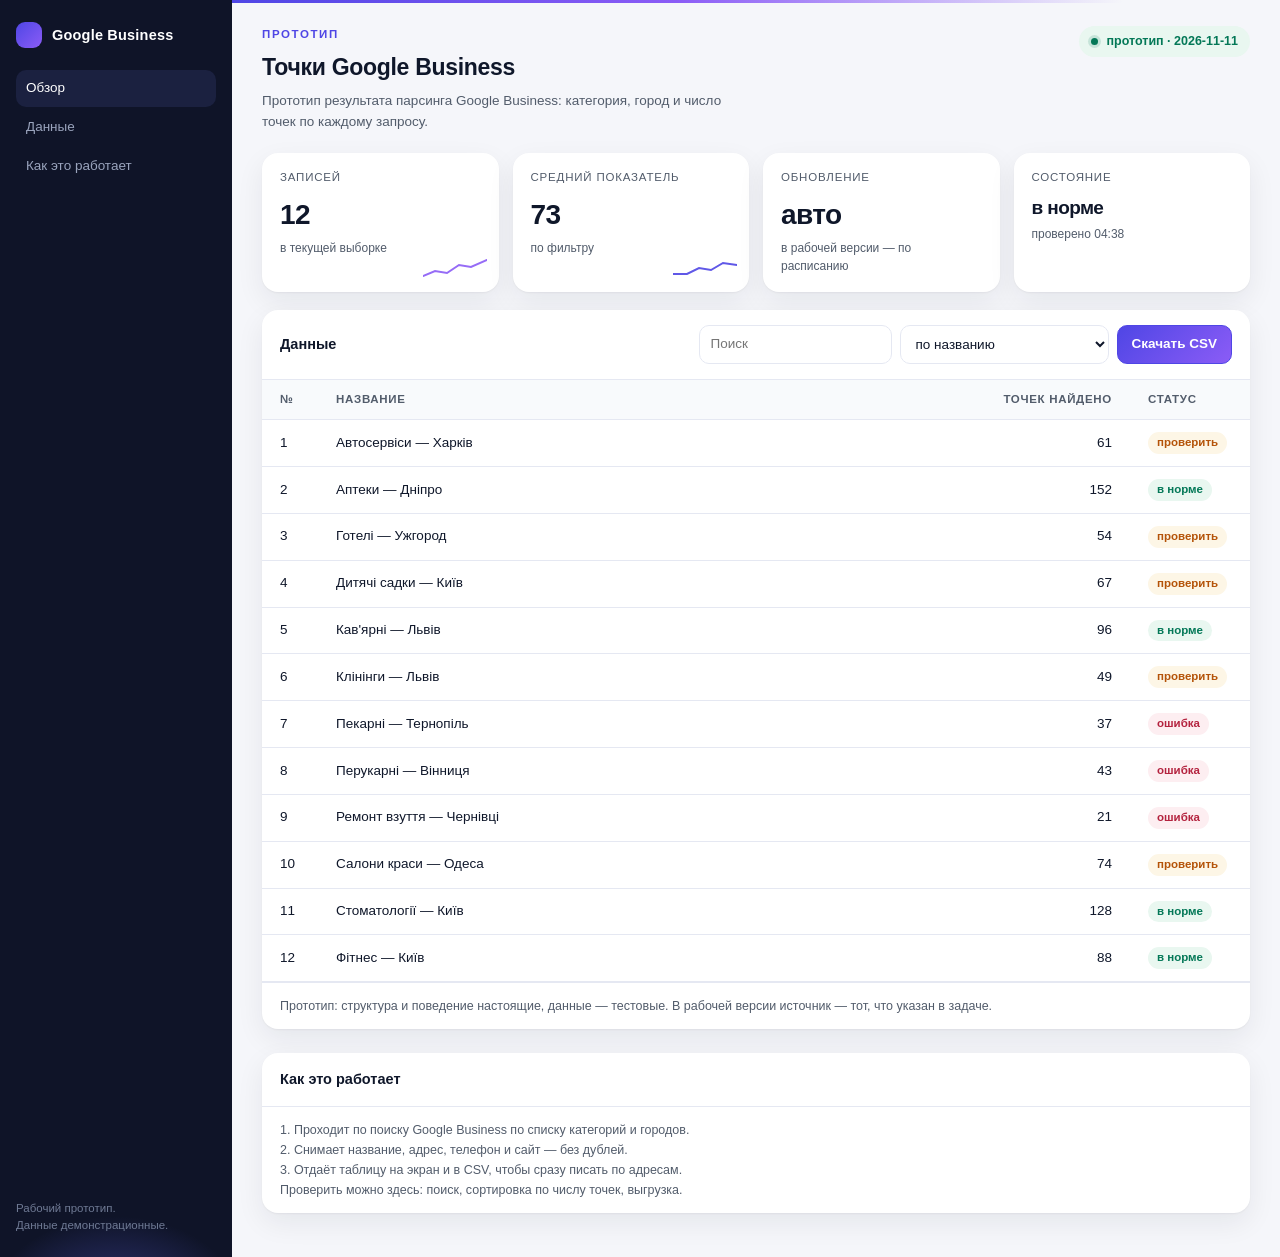
<file: gmb-parsing/index.html>
<!DOCTYPE html>
<html lang="ru">
<head>
<meta charset="utf-8">
<meta name="viewport" content="width=device-width,initial-scale=1">
<title>Google Business — рабочий прототип</title>
<style>
  :root{
    --bg:#f5f6fa; --card:#ffffff; --ink:#0f172a; --muted:#525c6b; --line:#e5e8f2;
    --accent:#4f46e5; --accent-2:#8b5cf6; --accent-soft:#eceffd;
    --ok:#047857; --ok-soft:#e9f7f0; --warn:#b45309; --warn-soft:#fdf6e6; --err:#b4233f;
    --r:16px; --shadow:0 1px 2px rgba(15,23,42,.05),0 10px 28px rgba(15,23,42,.07);
    --sp:4px;
  }
  *{box-sizing:border-box}
  html,body{margin:0}
  body{background:var(--bg);color:var(--ink);
       font:15px/1.55 -apple-system,BlinkMacSystemFont,"Segoe UI",Roboto,Helvetica,Arial,sans-serif;
       -webkit-font-smoothing:antialiased}
  .layout{display:flex;min-height:100vh}

  /* сайдбар */
  .side{width:232px;flex:0 0 232px;background:#0f1428;color:#c3cadd;padding:22px 16px;
        display:flex;flex-direction:column;gap:22px;position:relative;overflow:hidden}
  .side::after{content:"";position:absolute;inset:auto -40px -60px -40px;height:180px;
        background:radial-gradient(60% 80% at 50% 100%,rgba(99,102,241,.45),transparent 70%);
        pointer-events:none}
  .brand{display:flex;align-items:center;gap:10px;white-space:nowrap;color:#fff;font-weight:650;letter-spacing:.2px;font-size:14.5px}
  .mark{width:26px;height:26px;border-radius:9px;flex:0 0 26px;
        background:linear-gradient(135deg,var(--accent),var(--accent-2))}
  .nav{display:flex;flex-direction:column;gap:2px;font-size:13.5px;position:relative;z-index:1}
  .nav a{color:#9aa4bd;text-decoration:none;padding:8px 10px;border-radius:10px;transition:.15s}
  .nav a.active{background:#1b2140;color:#fff}
  .nav a:hover{background:#171c34;color:#fff}
  .nav a:focus-visible{outline:2px solid #8b9bff;outline-offset:1px}
  .side .foot{margin-top:auto;font-size:11.5px;color:#6f7a94;line-height:1.5;position:relative;z-index:1}

  /* контент */
  .main{flex:1;min-width:0;padding:26px 30px 44px;position:relative}
  .main::before{content:"";position:absolute;top:0;left:0;right:0;height:3px;
    background:linear-gradient(90deg,var(--accent),var(--accent-2),transparent 85%)}
  .top{display:flex;align-items:flex-start;gap:16px;flex-wrap:wrap;margin-bottom:20px}
  .eyebrow{font-size:11.5px;letter-spacing:.14em;text-transform:uppercase;color:var(--accent);
           font-weight:700;margin-bottom:6px}
  .top h1{margin:0;font-size:23px;letter-spacing:-.3px}
  .top p{margin:6px 0 0;color:var(--muted);font-size:13.5px;max-width:62ch}
  .status{margin-left:auto;display:inline-flex;align-items:center;gap:8px;background:var(--ok-soft);
          color:var(--ok);border-radius:999px;padding:6px 12px;font-size:12.5px;font-weight:600}
  .dot{width:7px;height:7px;border-radius:50%;background:var(--ok);box-shadow:0 0 0 3px rgba(4,120,87,.15)}
  .dot.pulse{animation:pulse 2.4s ease-in-out infinite}
  @keyframes pulse{0%,100%{box-shadow:0 0 0 3px rgba(4,120,87,.15)}50%{box-shadow:0 0 0 6px rgba(4,120,87,.05)}}

  /* карточки-метрики */
  .cards{display:grid;grid-template-columns:repeat(auto-fit,minmax(190px,1fr));gap:14px;margin-bottom:18px}
  .card{background:var(--card);border-radius:var(--r);padding:16px 18px;box-shadow:var(--shadow);
        position:relative;overflow:hidden;opacity:0;transform:translateY(8px);
        animation:rise .5s cubic-bezier(.2,.7,.3,1) forwards}
  .card:nth-child(2){animation-delay:.06s}.card:nth-child(3){animation-delay:.12s}
  .card:nth-child(4){animation-delay:.18s}
  @keyframes rise{to{opacity:1;transform:none}}
  .card .label{color:var(--muted);font-size:11.5px;text-transform:uppercase;letter-spacing:.07em}
  .card .value{font-size:28px;font-weight:680;margin-top:6px;letter-spacing:-.6px;
               font-variant-numeric:tabular-nums}
  .card .hint{color:var(--muted);font-size:12px;margin-top:2px}
  .card .spark{position:absolute;right:12px;bottom:10px;opacity:.9}

  /* панель данных */
  .panel{background:var(--card);border-radius:var(--r);box-shadow:var(--shadow);overflow:hidden;
         opacity:0;transform:translateY(8px);animation:rise .5s .1s cubic-bezier(.2,.7,.3,1) forwards}
  .panel-head{display:flex;gap:10px;align-items:center;flex-wrap:wrap;padding:15px 18px;
              border-bottom:1px solid var(--line)}
  .panel-head h2{margin:0;font-size:14.5px;font-weight:650}
  .controls{margin-left:auto;display:flex;gap:8px;flex-wrap:wrap}
  input[type=search],select{font:inherit;font-size:13.5px;padding:8px 11px;border:1px solid var(--line);
    border-radius:10px;background:#fff;color:var(--ink);min-width:150px;transition:.15s}
  input[type=search]:focus-visible,select:focus-visible,button:focus-visible{
    outline:2px solid var(--accent);outline-offset:2px;border-color:var(--accent)}
  button{font:inherit;font-size:13.5px;font-weight:600;padding:8px 14px;border-radius:10px;
    border:1px solid var(--accent);background:linear-gradient(135deg,var(--accent),var(--accent-2));
    color:#fff;cursor:pointer;transition:transform .12s ease,filter .15s}
  button:hover{filter:brightness(1.05)}
  button:active{transform:translateY(1px)}

  table{width:100%;border-collapse:collapse;font-size:13.5px}
  thead th{position:sticky;top:0;z-index:1;background:#f8fafc;color:var(--muted);text-align:left;
    font-weight:600;font-size:11.5px;text-transform:uppercase;letter-spacing:.06em;
    padding:11px 18px;border-bottom:1px solid var(--line)}
  thead th[data-sort]{cursor:pointer;user-select:none}
  thead th[data-sort]:hover{color:var(--ink)}
  tbody td{padding:12px 18px;border-bottom:1px solid var(--line)}
  tbody tr{transition:background .12s}
  tbody tr:hover td{background:#f8fafc}
  td.num{text-align:right;font-variant-numeric:tabular-nums}
  .chip{display:inline-block;border-radius:999px;padding:2px 9px;font-size:11.5px;font-weight:700}
  .chip.ok{background:var(--ok-soft);color:var(--ok)}
  .chip.warn{background:var(--warn-soft);color:var(--warn)}
  .chip.err{background:#fdeef1;color:var(--err)}
  .empty{padding:34px 18px;color:var(--muted);text-align:center;font-size:13.5px}
  .foot-note{padding:13px 18px;color:var(--muted);font-size:12.5px;line-height:1.6;
             border-top:1px solid var(--line)}
  .skeleton{padding:14px 18px}
  .sk{height:12px;border-radius:6px;margin-bottom:10px;
      background:linear-gradient(90deg,#eef1f8 25%,#e3e8f4 37%,#eef1f8 63%);
      background-size:400% 100%;animation:sheen 1.2s ease-in-out infinite}
  @keyframes sheen{0%{background-position:100% 0}100%{background-position:-100% 0}}
  .sk.short{width:55%}

  @media (max-width:860px){
    .layout{flex-direction:column}
    .side{width:auto;flex:none;flex-direction:column;align-items:stretch;gap:10px;padding:12px 14px 10px;
      border-radius:0 0 14px 14px}
    .side .brand{font-size:15px;overflow:hidden;text-overflow:ellipsis}
    .side .nav{flex-direction:row;gap:4px;overflow-x:auto;scrollbar-width:none;margin:0 -2px}
    .side .nav::-webkit-scrollbar{display:none}
    .side .nav a{padding:8px 10px;white-space:nowrap;font-size:13px}
    .side .foot{display:none}
    .main{padding:16px 14px 32px}
    .top{flex-direction:column;align-items:flex-start;gap:10px}
    .top h1{font-size:20px}
    .top p{font-size:14px}
    .top .status{align-self:flex-start}
    input[type=search],select,button{min-height:44px}
  }
  @media (prefers-reduced-motion:reduce){
    *{animation:none!important;transition:none!important}
  }
</style>
</head>
<body>
<div class="layout">
  <aside class="side">
    <div class="brand"><span class="mark"></span>Google Business</div>
    <nav class="nav">
      <a class="active" href="#">Обзор</a>
      <a href="#table">Данные</a>
      <a href="#how">Как это работает</a>
    </nav>
    <div class="foot">Рабочий прототип.<br>Данные демонстрационные.</div>
  </aside>

  <main class="main">
    <div class="top">
      <div>
        <div class="eyebrow">прототип</div>
        <h1>Точки Google Business</h1>
        <p>Прототип результата парсинга Google Business: категория, город и число точек по каждому запросу.</p>
      </div>
      <span class="status"><span class="dot pulse"></span>прототип · 2026-11-11</span>
    </div>

    <section class="cards">
      <div class="card">
        <div class="label">Записей</div>
        <div class="value" id="kpi-rows" data-count="0">0</div>
        <div class="hint">в текущей выборке</div>
        <svg class="spark" width="64" height="26" viewBox="0 0 64 26" aria-hidden="true">
          <polyline points="0,20 12,15 24,17 36,9 48,11 64,4" fill="none"
                    stroke="#8b5cf6" stroke-width="2" stroke-linecap="round"/>
        </svg>
      </div>
      <div class="card">
        <div class="label">Средний показатель</div>
        <div class="value" id="kpi-avg" data-count="0">0</div>
        <div class="hint">по фильтру</div>
        <svg class="spark" width="64" height="26" viewBox="0 0 64 26" aria-hidden="true">
          <polyline points="0,18 14,18 26,12 38,14 50,7 64,9" fill="none"
                    stroke="#4f46e5" stroke-width="2" stroke-linecap="round"/>
        </svg>
      </div>
      <div class="card">
        <div class="label">Обновление</div>
        <div class="value">авто</div>
        <div class="hint">в рабочей версии — по расписанию</div>
      </div>
      <div class="card">
        <div class="label">Состояние</div>
        <div class="value" style="font-size:19px">в норме</div>
        <div class="hint">проверено <span id="kpi-time">сейчас</span></div>
      </div>
    </section>

    <section class="panel" id="table">
      <div class="panel-head">
        <h2>Данные</h2>
        <div class="controls">
          <input type="search" id="q" placeholder="Поиск">
          <select id="sort" aria-label="порядок">
            <option value="title">по названию</option>
            <option value="value-asc">значение: по возрастанию</option>
            <option value="value-desc">значение: по убыванию</option>
          </select>
          <button id="export" type="button">Скачать CSV</button>
        </div>
      </div>
      <div id="loading" class="skeleton" aria-hidden="true">
        <div class="sk"></div><div class="sk short"></div><div class="sk"></div><div class="sk short"></div>
      </div>
      <table id="table-body" hidden>
        <thead>
          <tr>
            <th style="width:56px">№</th>
            <th data-sort="title">Название</th>
            <th data-sort="value" style="text-align:right">Точек найдено</th>
            <th style="width:120px">Статус</th>
          </tr>
        </thead>
        <tbody id="rows"></tbody>
      </table>
      <div class="foot-note">
        Прототип: структура и поведение настоящие, данные — тестовые.
        В рабочей версии источник — тот, что указан в задаче.
      </div>
    </section>

    <section class="panel" id="how" style="margin-top:24px">
      <div class="panel-head"><h2>Как это работает</h2></div>
      <div class="foot-note" style="border-top:0">
        1. Проходит по поиску Google Business по списку категорий и городов.<br>2. Снимает название, адрес, телефон и сайт — без дублей.<br>3. Отдаёт таблицу на экран и в CSV, чтобы сразу писать по адресам.<br>Проверить можно здесь: поиск, сортировка по числу точек, выгрузка.
      </div>
    </section>
  </main>
</div>

<script>
  const data = [
{"title": "Стоматології — Київ", "value": 128, "status": "ok"},
    {"title": "Кав'ярні — Львів", "value": 96, "status": "ok"},
    {"title": "Салони краси — Одеса", "value": 74, "status": "warn"},
    {"title": "Автосервіси — Харків", "value": 61, "status": "warn"},
    {"title": "Аптеки — Дніпро", "value": 152, "status": "ok"},
    {"title": "Перукарні — Вінниця", "value": 43, "status": "err"},
    {"title": "Фітнес — Київ", "value": 88, "status": "ok"},
    {"title": "Пекарні — Тернопіль", "value": 37, "status": "err"},
    {"title": "Готелі — Ужгород", "value": 54, "status": "warn"},
    {"title": "Ремонт взуття — Чернівці", "value": 21, "status": "err"},
    {"title": "Дитячі садки — Київ", "value": 67, "status": "warn"},
    {"title": "Клінінги — Львів", "value": 49, "status": "warn"}
  ];
  const COL = "Точек найдено";
  const tbody = document.getElementById('rows');
  const money = (v) => Number(v).toLocaleString('ru-RU');

  function view() {
    const q = document.getElementById('q').value.trim().toLowerCase();
    let rows = data.filter((r) => r.title.toLowerCase().includes(q));
    const mode = document.getElementById('sort').value;
    if (mode === 'value-asc') rows = rows.slice().sort((a, b) => a.value - b.value);
    if (mode === 'value-desc') rows = rows.slice().sort((a, b) => b.value - a.value);
    if (mode === 'title') rows = rows.slice().sort((a, b) => a.title.localeCompare(b.title, 'ru'));
    return rows;
  }

  function chip(status) {
    const map = { ok: 'ok', warn: 'warn', err: 'err' };
    const label = { ok: 'в норме', warn: 'проверить', err: 'ошибка' };
    return '<span class="chip ' + (map[status] || 'ok') + '">' + (label[status] || status) + '</span>';
  }

  // Число ставится сразу верное, а «оживает» анимацией масштаба:
  // так на снимке и в любой момент времени не бывает промежуточных «4» и «2».
  function countUp(el, target) {
    el.textContent = money(target);
    el.dataset.count = target;
    if (window.matchMedia('(prefers-reduced-motion: reduce)').matches) return;
    el.classList.remove('bump');
    void el.offsetWidth;
    el.classList.add('bump');
  }

  function render() {
    const rows = view();
    tbody.innerHTML = rows.length
      ? rows.map((r, i) =>
          '<tr><td>' + (i + 1) + '</td><td>' + r.title + '</td><td class="num">' +
          money(r.value) + '</td><td>' + chip(r.status) + '</td></tr>').join('')
      : '<tr><td colspan="4" class="empty">Ничего не найдено — измените запрос</td></tr>';
    countUp(document.getElementById('kpi-rows'), rows.length);
    const avg = rows.length ? Math.round(rows.reduce((s, r) => s + r.value, 0) / rows.length) : 0;
    countUp(document.getElementById('kpi-avg'), avg);
  }

  document.getElementById('export').addEventListener('click', () => {
    const rows = view();
    const csv = 'title,' + COL + ',status\n' +
      rows.map((r) => '"' + r.title + '",' + r.value + ',' + r.status).join('\n');
    const a = document.createElement('a');
    a.href = URL.createObjectURL(new Blob(['\ufeff' + csv], { type: 'text/csv;charset=utf-8' }));
    a.download = 'data.csv';
    a.click();
  });

  document.getElementById('q').addEventListener('input', render);
  document.getElementById('sort').addEventListener('change', render);
  document.querySelectorAll('thead th[data-sort]').forEach((th) => {
    th.tabIndex = 0;
    const flip = () => {
      const sel = document.getElementById('sort');
      sel.value = (th.dataset.sort === 'title') ? 'title'
        : (sel.value === 'value-asc' ? 'value-desc' : 'value-asc');
      render();
    };
    th.addEventListener('click', flip);
    th.addEventListener('keydown', (e) => { if (e.key === 'Enter' || e.key === ' ') { e.preventDefault(); flip(); } });
  });

  // короткая загрузка: видно, что интерфейс умеет состояние «данные идут»
  document.getElementById('kpi-time').textContent =
    new Date().toLocaleTimeString('ru-RU', { hour: '2-digit', minute: '2-digit' });
  setTimeout(() => {
    document.getElementById('loading').remove();
    document.getElementById('table-body').hidden = false;
    render();
  }, 320);
</script>
</body>
</html>
</file>
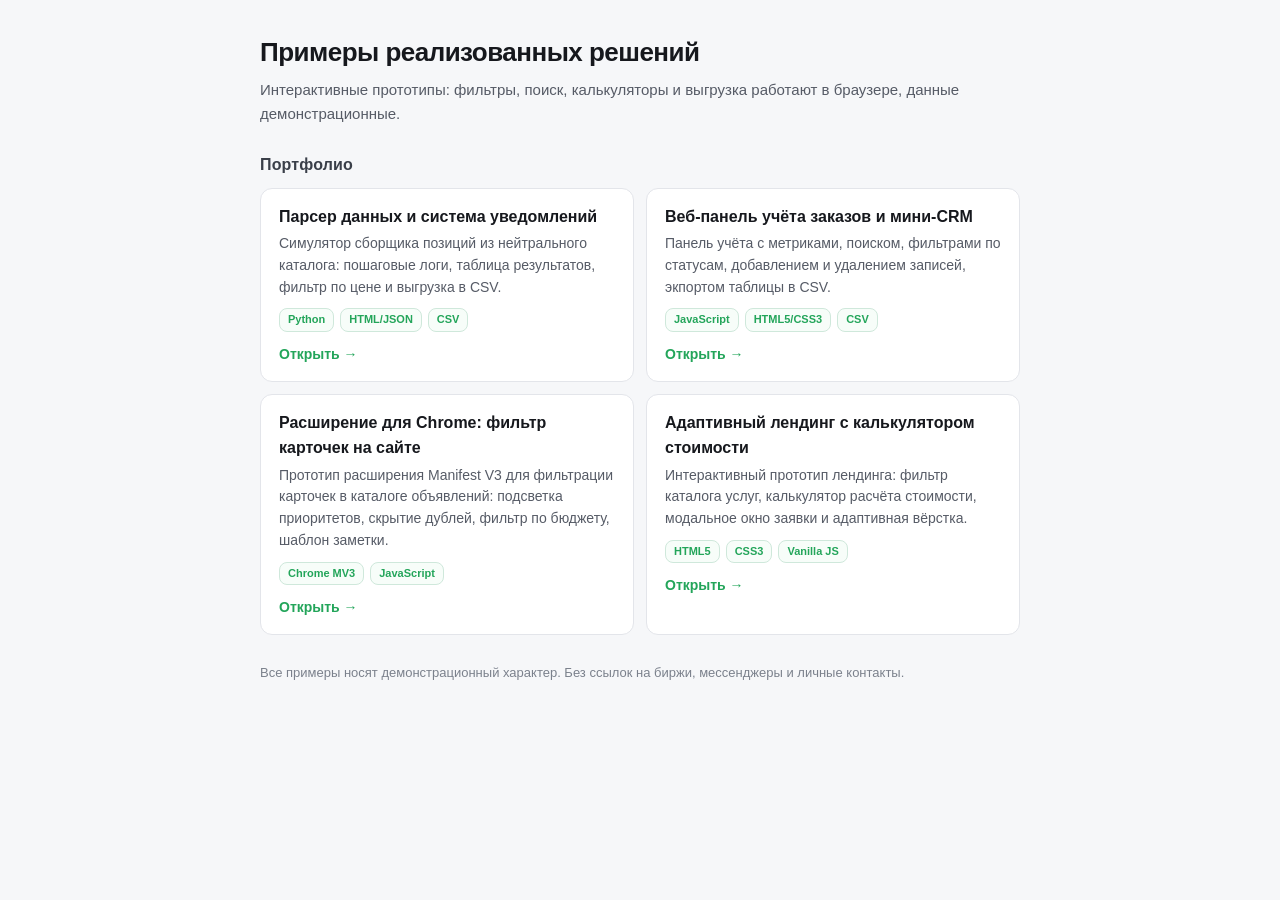
<file: portfolio/index.html>
<!doctype html>
<html lang="ru">
<head>
<meta charset="utf-8" />
<meta name="viewport" content="width=device-width, initial-scale=1" />
<title>Примеры реализованных решений</title>
<style>
  :root { color-scheme: light; }
  * { box-sizing: border-box; }
  body { margin: 0; padding: 32px 20px 48px; font: 16px/1.55 -apple-system,
         "Segoe UI", Roboto, Arial, sans-serif; color: #16181d; background: #f6f7f9; }
  .wrap { max-width: 760px; margin: 0 auto; }
  header { margin-bottom: 24px; }
  h1 { margin: 0 0 6px; font-size: 26px; letter-spacing: -0.02em; }
  .sub { margin: 0 0 16px; font-size: 15px; color: #565b66; }
  h2 { margin: 28px 0 10px; font-size: 16px; letter-spacing: 0.01em; color: #3a3f49; }
  .grid { display: grid; gap: 12px; grid-template-columns: 1fr; }
  @media (min-width: 620px) { .grid { grid-template-columns: 1fr 1fr; } }
  .card { display: flex; flex-direction: column; gap: 4px; padding: 16px 18px;
          background: #fff; border: 1px solid #e3e5ea; border-radius: 12px;
          text-decoration: none; color: inherit; transition: border-color .15s, transform .15s; }
  .card:hover, .card:focus-visible { border-color: #23a55a; transform: translateY(-1px); }
  .card-title { font-weight: 650; font-size: 16px; }
  .card-line { color: #565b66; font-size: 14px; }
  .card-tags { margin-top: 6px; display: flex; flex-wrap: wrap; gap: 6px; }
  .tag { font-size: 11px; color: #23a55a; border: 1px solid #cfe8db;
         background: #f7fdf9; border-radius: 8px; padding: 2px 8px; font-weight: 600; }
  .card-go { margin-top: 8px; color: #23a55a; font-size: 14px; font-weight: 600; }
  footer { margin-top: 28px; color: #7b818c; font-size: 13px; }
</style>
</head>
<body>
  <div class="wrap">
    <header>
      <h1>Примеры реализованных решений</h1>
      <p class="sub">Интерактивные прототипы: фильтры, поиск, калькуляторы и выгрузка работают в браузере, данные демонстрационные.</p>
    </header>
    <h2>Портфолио</h2>
    <div class="grid">
      <a class="card" href="./parser/">
        <span class="card-title">Парсер данных и система уведомлений</span>
        <span class="card-line">Симулятор сборщика позиций из нейтрального каталога: пошаговые логи, таблица результатов, фильтр по цене и выгрузка в CSV.</span>
        <div class="card-tags">
          <span class="tag">Python</span>
          <span class="tag">HTML/JSON</span>
          <span class="tag">CSV</span>
        </div>
        <span class="card-go">Открыть →</span>
      </a>
      <a class="card" href="./crm/">
        <span class="card-title">Веб-панель учёта заказов и мини-CRM</span>
        <span class="card-line">Панель учёта с метриками, поиском, фильтрами по статусам, добавлением и удалением записей, экпортом таблицы в CSV.</span>
        <div class="card-tags">
          <span class="tag">JavaScript</span>
          <span class="tag">HTML5/CSS3</span>
          <span class="tag">CSV</span>
        </div>
        <span class="card-go">Открыть →</span>
      </a>
      <a class="card" href="./extension/">
        <span class="card-title">Расширение для Chrome: фильтр карточек на сайте</span>
        <span class="card-line">Прототип расширения Manifest V3 для фильтрации карточек в каталоге объявлений: подсветка приоритетов, скрытие дублей, фильтр по бюджету, шаблон заметки.</span>
        <div class="card-tags">
          <span class="tag">Chrome MV3</span>
          <span class="tag">JavaScript</span>
        </div>
        <span class="card-go">Открыть →</span>
      </a>
      <a class="card" href="./landing/">
        <span class="card-title">Адаптивный лендинг с калькулятором стоимости</span>
        <span class="card-line">Интерактивный прототип лендинга: фильтр каталога услуг, калькулятор расчёта стоимости, модальное окно заявки и адаптивная вёрстка.</span>
        <div class="card-tags">
          <span class="tag">HTML5</span>
          <span class="tag">CSS3</span>
          <span class="tag">Vanilla JS</span>
        </div>
        <span class="card-go">Открыть →</span>
      </a>
    </div>
    <footer>Все примеры носят демонстрационный характер. Без ссылок на биржи, мессенджеры и личные контакты.</footer>
  </div>
</body>
</html>
</file>
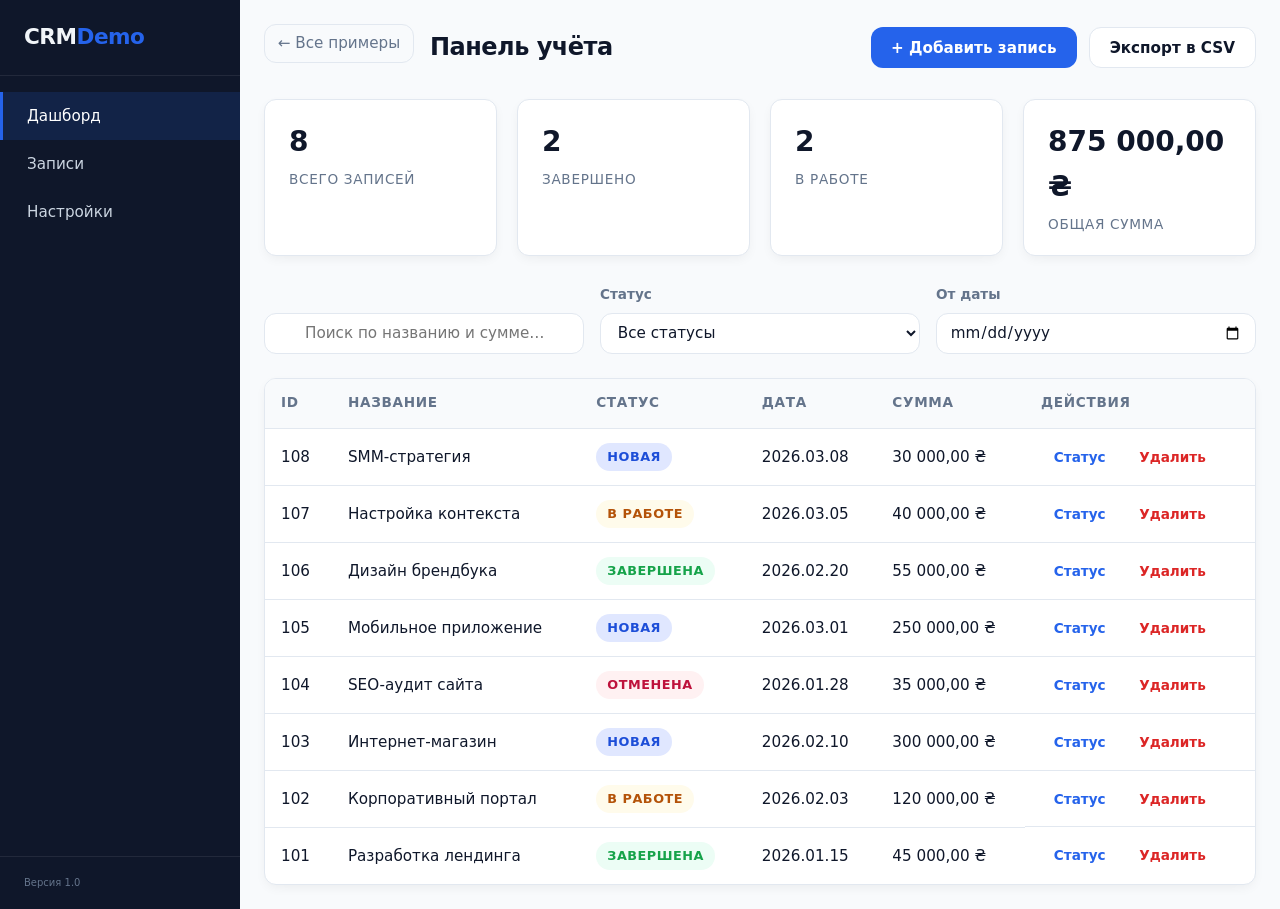
<file: portfolio/crm/index.html>
<!DOCTYPE html>
<html lang="ru">
<head>
  <meta charset="UTF-8">
  <meta name="viewport" content="width=device-width, initial-scale=1.0">
  <title>CRM Dashboard — панель учёта</title>
  <link rel="stylesheet" href="style.css">
</head>
<body>
  <div class="app">
    <!-- Боковое меню -->
    <aside class="sidebar">
      <div class="sidebar-brand">CRM<span>Demo</span></div>
      <nav class="sidebar-nav">
        <a href="#" class="nav-link active" data-section="dashboard">Дашборд</a>
        <a href="#" class="nav-link" data-section="records">Записи</a>
        <a href="#" class="nav-link" data-section="settings">Настройки</a>
      </nav>
      <div class="sidebar-footer">
        <small>Версия 1.0</small>
      </div>
    </aside>

    <!-- Основное содержимое -->
    <main class="main">
      <header class="main-header">
        <a href="../index.html" class="back-link">← Все примеры</a>
        <h1 class="main-title">Панель учёта</h1>
        <div class="main-actions">
          <button type="button" class="btn btn-primary" id="btn-add">+ Добавить запись</button>
          <button type="button" class="btn btn-secondary" id="btn-export">Экспорт в CSV</button>
        </div>
      </header>

      <!-- Карточки метрик -->
      <div class="metrics-grid" id="metrics-grid"></div>

      <!-- Панель поиска и фильтров -->
      <section class="controls">
        <div class="search-wrap">
          <label for="inp-search" class="visually-hidden">Поиск записей</label>
          <input type="search" id="inp-search" placeholder="Поиск по названию и сумме…" aria-label="Поиск записей">
        </div>
        <div class="filter-wrap">
          <label for="inp-status">Статус</label>
          <select id="inp-status">
            <option value="">Все статусы</option>
          </select>
        </div>
        <div class="filter-wrap">
          <label for="inp-date">От даты</label>
          <input type="date" id="inp-date">
        </div>
      </section>

      <!-- Таблица записей -->
      <section class="table-wrap" id="table-section">
        <div class="table-container">
          <table id="records-table">
            <thead>
              <tr>
                <th data-sort="id">ID <span class="sort-hint"></span></th>
                <th data-sort="title">Название <span class="sort-hint"></span></th>
                <th data-sort="status">Статус <span class="sort-hint"></span></th>
                <th data-sort="date">Дата <span class="sort-hint"></span></th>
                <th data-sort="amount">Сумма <span class="sort-hint"></span></th>
                <th>Действия</th>
              </tr>
            </thead>
            <tbody id="records-tbody"></tbody>
          </table>
        </div>
        <p id="empty-msg" class="empty-msg" style="display:none;">Записей не найдено.</p>
      </section>

    </main>
  </div>

  <!-- Модальное окно добавления записи -->
  <div class="modal" id="add-modal" aria-hidden="true">
    <div class="modal-overlay" id="modal-overlay"></div>
    <div class="modal-dialog" role="dialog" aria-modal="true">
      <button type="button" class="modal-close" id="modal-close" aria-label="Закрыть">×</button>
      <h3 class="modal-title">Новая запись</h3>
      <form id="add-form" novalidate>
        <div class="form-field">
          <label for="mf-title">Название <span class="req">*</span></label>
          <input type="text" id="mf-title" name="title" required minlength="2" maxlength="100">
          <span class="form-error" id="mf-title-error"></span>
        </div>
        <div class="form-field">
          <label for="mf-status">Статус <span class="req">*</span></label>
          <select id="mf-status" name="status" required>
            <option value="">Выберите статус</option>
          </select>
        </div>
        <div class="form-field">
          <label for="mf-date">Дата <span class="req">*</span></label>
          <input type="date" id="mf-date" name="date" required>
        </div>
        <div class="form-field">
          <label for="mf-amount">Сумма <span class="req">*</span></label>
          <input type="number" id="mf-amount" name="amount" step="0.01" min="0" required>
        </div>
        <div class="form-actions">
          <button type="button" class="btn btn-secondary" id="btn-modal-cancel">Отмена</button>
          <button type="submit" class="btn btn-primary">Создать запись</button>
        </div>
      </form>
    </div>
  </div>

  <script src="app.js"></script>
</body>
</html>
</file>
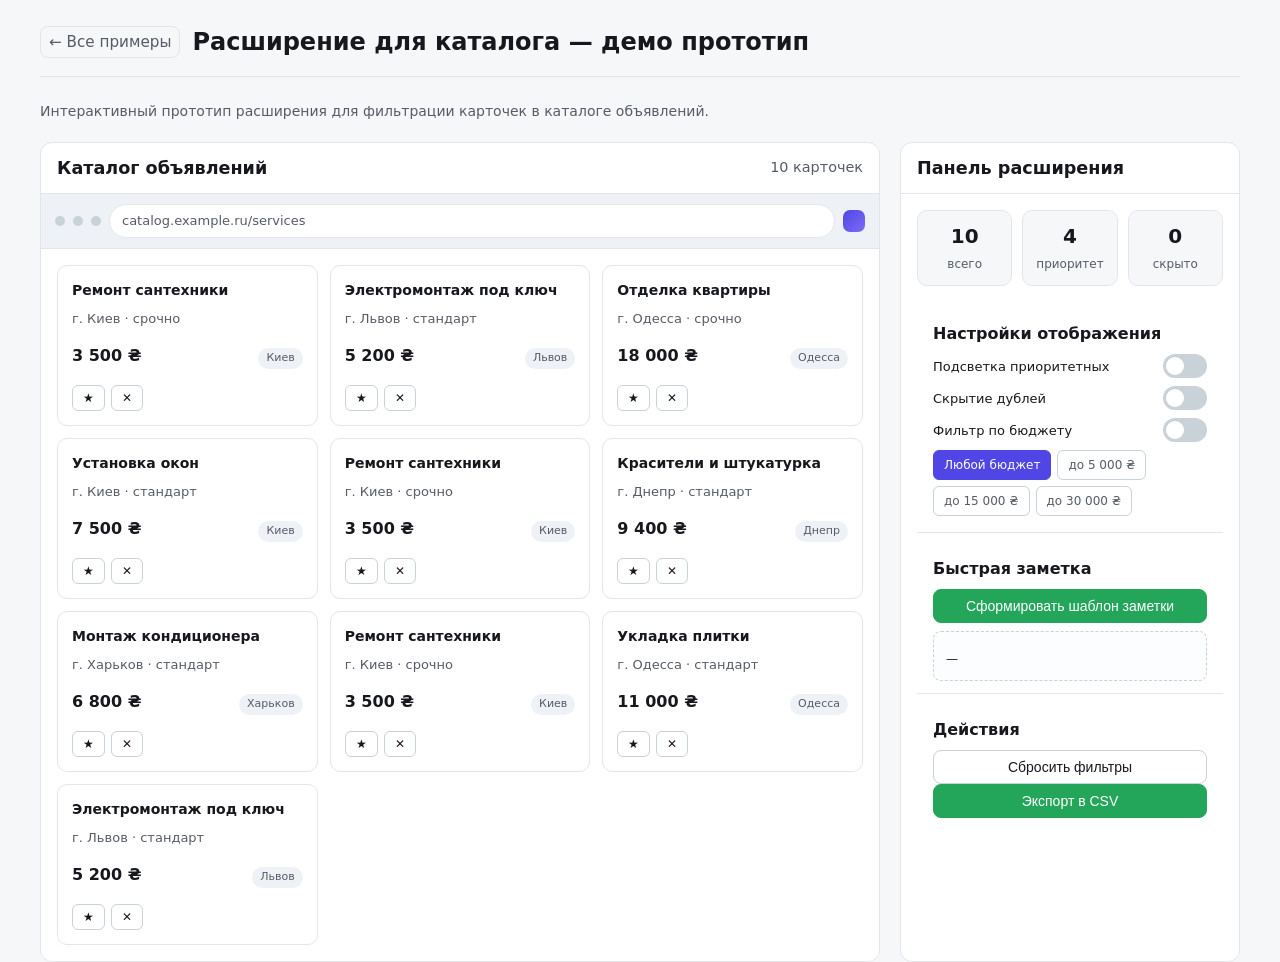
<file: portfolio/extension/index.html>
<!DOCTYPE html>
<html lang="ru">
<head>
  <meta charset="UTF-8">
  <meta name="viewport" content="width=device-width, initial-scale=1.0">
  <title>Расширение для каталога — демо прототип</title>
  <style>
    * { box-sizing: border-box; margin: 0; padding: 0; }
    html, body { height: 100%; }
    body { font-family: system-ui, -apple-system, Segoe UI, Roboto, Arial, sans-serif; background: #f6f7f9; color: #16181d; line-height: 1.5; padding: 24px 16px; }
    .wrap { max-width: 1200px; margin: 0 auto; }
    header { display: flex; align-items: center; gap: 12px; margin-bottom: 24px; padding-bottom: 16px; border-bottom: 1px solid #e3e5ea; }
    .back-link { font-size: 0.95rem; color: #565b66; text-decoration: none; padding: 4px 8px; border: 1px solid #e3e5ea; border-radius: 8px; }
    .back-link:hover { color: #23a55a; border-color: #23a55a; }
    h1 { font-size: 1.5rem; font-weight: 700; margin-right: auto; }
    .lead { color: #565b66; font-size: 14px; margin-bottom: 20px; }
  </style>
</head>
<body>
  <div class="wrap">
    <header>
      <a href="../index.html" class="back-link">← Все примеры</a>
      <h1>Расширение для каталога — демо прототип</h1>
    </header>
    <p class="lead">Интерактивный прототип расширения для фильтрации карточек в каталоге объявлений.</p>

    <div class="grid">
      <div class="panel">
        <div class="panel-header">
          <h2>Каталог объявлений</h2>
          <span id="kpi-visible" style="font-size:.9rem;color:#565b66;">0 карточек</span>
        </div>
        <div class="browser-bar">
          <div class="dot"></div><div class="dot"></div><div class="dot"></div>
          <div class="url">catalog.example.ru/services</div>
          <div class="mark"></div>
        </div>
        <div class="panel-body" style="padding:0;">
          <div class="catalog" id="catalog"></div>
        </div>
      </div>
      <div class="panel" style="display:flex;flex-direction:column;">
        <div class="panel-header">
          <h2>Панель расширения</h2>
        </div>
        <div class="panel-body" style="display:flex;flex-direction:column;gap:12px;overflow:auto;">
          <div class="kpi-row">
            <div class="kpi"><b id="kpi-total">0</b><span>всего</span></div>
            <div class="kpi"><b id="kpi-priority">0</b><span>приоритет</span></div>
            <div class="kpi"><b id="kpi-hidden">0</b><span>скрыто</span></div>
          </div>
          <div class="popup-section">
            <h3>Настройки отображения</h3>
            <div class="toggle-row"><span class="toggle-label">Подсветка приоритетных</span><label class="switch"><input type="checkbox" id="toggle-priority"><span class="slider"></span></label></div>
            <div class="toggle-row"><span class="toggle-label">Скрытие дублей</span><label class="switch"><input type="checkbox" id="toggle-dupes"><span class="slider"></span></label></div>
            <div class="toggle-row"><span class="toggle-label">Фильтр по бюджету</span><label class="switch"><input type="checkbox" id="toggle-budget"><span class="slider"></span></label></div>
            <div class="chip-row" id="budget-chips">
              <div class="chip active" data-budget="0">Любой бюджет</div>
              <div class="chip" data-budget="5000">до 5 000 ₴</div>
              <div class="chip" data-budget="15000">до 15 000 ₴</div>
              <div class="chip" data-budget="30000">до 30 000 ₴</div>
            </div>
          </div>
          <div class="popup-section">
            <h3>Быстрая заметка</h3>
            <button type="button" class="btn primary" id="btn-note">Сформировать шаблон заметки</button>
            <div class="note-box" id="note-output"><pre id="note-text">—</pre></div>
          </div>
          <div class="popup-section">
            <h3>Действия</h3>
            <button type="button" class="btn" id="btn-reset">Сбросить фильтры</button>
            <button type="button" class="btn primary" id="btn-export">Экспорт в CSV</button>
          </div>
        </div>
      </div>
    </div>
    <style>
    .grid { display: grid; grid-template-columns: 1fr 340px; gap: 20px; }
    @media (max-width: 900px) { .grid { grid-template-columns: 1fr; } }
    .panel { background: #fff; border: 1px solid #e3e5ea; border-radius: 12px; overflow: hidden; }
    .panel-header { padding: 12px 16px; border-bottom: 1px solid #e3e5ea; display: flex; justify-content: space-between; align-items: center; }
    .panel-header h2 { font-size: 1.1rem; font-weight: 700; }
    .panel-body { padding: 16px; }
    .browser-bar { display: flex; align-items: center; gap: 8px; padding: 10px 14px; background: #eef1f6; border-bottom: 1px solid #e3e5ea; }
    .dot { width: 10px; height: 10px; border-radius: 50%; background: #c9d1d9; }
    .url { flex: 1; min-width: 0; display: flex; align-items: center; gap: 8px; background: #fff; border: 1px solid #e3e5ea; border-radius: 999px; padding: 6px 12px; font-size: 13px; color: #565b66; overflow: hidden; white-space: nowrap; text-overflow: ellipsis; }
    .mark { width: 22px; height: 22px; border-radius: 7px; background: linear-gradient(135deg, #4f46e5, #7c6cf6); flex: none; }
    .catalog { padding: 16px; display: grid; grid-template-columns: repeat(auto-fill, minmax(220px, 1fr)); gap: 12px; }
    .card { border: 1px solid #e3e5ea; border-radius: 10px; padding: 14px; background: #fff; cursor: pointer; transition: border-color .15s, box-shadow .15s; display: flex; flex-direction: column; gap: 8px; }
    .card:hover { border-color: #4f46e5; box-shadow: 0 4px 12px -2px rgba(79,70,229,.12); }
    .card.priority { border-color: #23a55a; background: #f7fdf9; }
    .card.duplicate { opacity: .55; border-color: #e3e5ea; background: #fafafa; }
    .card.hidden { display: none; }
    .card-title { font-weight: 700; font-size: 14px; color: #16181d; }
    .card-desc { color: #565b66; font-size: 13px; }
    .card-foot { margin-top: 8px; display: flex; justify-content: space-between; align-items: baseline; gap: 8px; }
    .card-price { font-variant-numeric: tabular-nums; font-weight: 700; color: #16181d; }
    .card-tag { font-size: 11px; border-radius: 999px; padding: 2px 8px; background: #eef1f6; color: #565b66; }
    .card-actions { display: flex; gap: 6px; margin-top: 8px; }
    .btn-sm { border: 1px solid #c9d1d9; background: #fff; color: #16181d; padding: 5px 10px; border-radius: 6px; font-size: 12px; cursor: pointer; }
    .btn-sm:hover { border-color: #4f46e5; color: #4f46e5; }
    .btn-sm.active { background: #4f46e5; color: #fff; border-color: #4f46e5; }
    .popup { display: flex; flex-direction: column; gap: 12px; }
    .popup-section { padding: 12px 16px; border-bottom: 1px solid #e3e5ea; }
    .popup-section:last-child { border-bottom: none; }
    .popup-section h3 { font-size: 1rem; font-weight: 700; margin-bottom: 8px; color: #16181d; }
    .toggle-row { display: flex; align-items: center; justify-content: space-between; gap: 10px; margin-bottom: 8px; }
    .toggle-label { font-size: 13px; color: #16181d; cursor: pointer; }
    .switch { position: relative; display: inline-block; width: 44px; height: 24px; }
    .switch input { opacity: 0; width: 0; height: 0; }
    .slider { position: absolute; cursor: pointer; inset: 0; background: #c9d1d9; border-radius: 24px; transition: background .2s; }
    .slider:before { position: absolute; content: ''; height: 18px; width: 18px; left: 3px; bottom: 3px; background: #fff; border-radius: 50%; transition: transform .2s; }
    input:checked + .slider { background: #4f46e5; }
    input:checked + .slider:before { transform: translateX(20px); }
    .chip-row { display: flex; gap: 6px; flex-wrap: wrap; margin-bottom: 4px; }
    .chip { border: 1px solid #c9d1d9; background: #fff; color: #565b66; padding: 5px 10px; border-radius: 6px; font-size: 12px; cursor: pointer; }
    .chip.active { background: #4f46e5; color: #fff; border-color: #4f46e5; }
    .chip:hover { border-color: #4f46e5; }
    .btn { border: 1px solid #c9d1d9; background: #fff; color: #16181d; padding: 8px 14px; border-radius: 8px; font-size: 14px; cursor: pointer; width: 100%; }
    .btn.primary { background: #23a55a; color: #fff; border-color: #23a55a; }
    .btn:hover { border-color: #23a55a; }
    .btn.primary:hover { background: #1d8c4c; }
    .note-box { border: 1px dashed #c9d1d9; background: #fbfdfe; border-radius: 8px; padding: 12px; margin-top: 8px; font-size: 13px; color: #565b66; }
    .note-box pre { margin: 6px 0 0; white-space: pre-wrap; font-family: inherit; font-size: 12px; color: #16181d; }
    .kpi-row { display: flex; gap: 10px; margin-bottom: 12px; }
    .kpi { flex: 1; background: #f6f7f9; border: 1px solid #e3e5ea; border-radius: 10px; padding: 10px; text-align: center; }
    .kpi b { display: block; font-size: 1.25rem; color: #16181d; }
    .kpi span { font-size: 12px; color: #565b66; }
    footer { margin-top: 28px; color: #7b818c; font-size: 13px; border-top: 1px solid #e3e5ea; padding-top: 16px; }
    </style>
    <script>
      'use strict';
      const SERVICES = [
        { title: 'Ремонт сантехники', price: 3500, city: 'Киев', priority: true, dup: false },
        { title: 'Электромонтаж под ключ', price: 5200, city: 'Львов', priority: false, dup: false },
        { title: 'Отделка квартиры', price: 18000, city: 'Одесса', priority: true, dup: false },
        { title: 'Установка окон', price: 7500, city: 'Киев', priority: false, dup: false },
        { title: 'Ремонт сантехники', price: 3500, city: 'Киев', priority: true, dup: true },
        { title: 'Красители и штукатурка', price: 9400, city: 'Днепр', priority: false, dup: false },
        { title: 'Монтаж кондиционера', price: 6800, city: 'Харьков', priority: false, dup: false },
        { title: 'Ремонт сантехники', price: 3500, city: 'Киев', priority: true, dup: true },
        { title: 'Укладка плитки', price: 11000, city: 'Одесса', priority: false, dup: false },
        { title: 'Электромонтаж под ключ', price: 5200, city: 'Львов', priority: false, dup: true },
      ];
      let items = SERVICES.map((s, i) => ({ id: i, ...s }));
      let state = { priority: false, dupes: false, budget: false, budgetMax: 0 };
      const $ = (sel) => document.querySelector(sel);
      const $$ = (sel) => Array.from(document.querySelectorAll(sel));
      const catalog = $('#catalog');
      function escapeHtml(text) { const d = document.createElement('div'); d.textContent = text; return d.innerHTML; }
      function render() {
        let shown = items;
        if (state.dupes) {
          const seen = new Set();
          shown = shown.filter(it => { const k = it.title + '|' + it.city; if (seen.has(k)) return false; seen.add(k); return true; });
        }
        if (state.budget && state.budgetMax > 0) { shown = shown.filter(it => it.price <= state.budgetMax); }
        catalog.innerHTML = '';
        shown.forEach(it => {
          const card = document.createElement('article');
          card.className = 'card' + (it.priority && state.priority ? ' priority' : '') + (it.dup && state.dupes ? ' duplicate' : '');
          card.innerHTML = '<div class="card-title">' + escapeHtml(it.title) + '</div><div class="card-desc">г. ' + escapeHtml(it.city) + ' · ' + escapeHtml(it.priority ? 'срочно' : 'стандарт') + '</div><div class="card-foot"><span class="card-price">' + it.price.toLocaleString('ru-RU') + ' ₴</span><span class="card-tag">' + escapeHtml(it.city) + '</span></div><div class="card-actions"><button type="button" class="btn-sm" title="Отметить">★</button><button type="button" class="btn-sm" title="Скрыть">✕</button></div>';
          catalog.appendChild(card);
        });
        $('#kpi-total').textContent = items.length;
        $('#kpi-priority').textContent = items.filter(i => i.priority).length;
        $('#kpi-hidden').textContent = items.length - shown.length;
        $('#kpi-visible').textContent = shown.length + ' карточек';
      }
      $('#toggle-priority').addEventListener('change', e => { state.priority = e.target.checked; render(); });
      $('#toggle-dupes').addEventListener('change', e => { state.dupes = e.target.checked; render(); });
      $('#toggle-budget').addEventListener('change', e => { state.budget = e.target.checked; render(); });
      $$('#budget-chips .chip').forEach(chip => {
        chip.addEventListener('click', () => {
          $$('#budget-chips .chip').forEach(c => c.classList.remove('active'));
          chip.classList.add('active');
          state.budgetMax = +chip.dataset.budget;
          state.budget = true;
          $('#toggle-budget').checked = true;
          render();
        });
      });
      $('#btn-reset').addEventListener('click', () => {
        state = { priority: false, dupes: false, budget: false, budgetMax: 0 };
        $('#toggle-priority').checked = false;
        $('#toggle-dupes').checked = false;
        $('#toggle-budget').checked = false;
        $$('#budget-chips .chip').forEach(c => c.classList.remove('active'));
        $$('#budget-chips .chip')[0].classList.add('active');
        render();
      });
      $('#btn-note').addEventListener('click', () => {
        let shown = items;
        if (state.dupes) {
          const seen = new Set();
          shown = shown.filter(it => { const k = it.title + '|' + it.city; if (seen.has(k)) return false; seen.add(k); return true; });
        }
        if (state.budget && state.budgetMax > 0) { shown = shown.filter(it => it.price <= state.budgetMax); }
        const lines = ['Заметка по каталогу', 'Дата: ' + new Date().toLocaleDateString('ru-RU'), 'Всего карточек: ' + shown.length, ''].concat(shown.map(it => '- ' + it.title + ' (' + it.city + ', ' + it.price + ' ₴)'));
        $('#note-text').textContent = lines.join('\n');
      });
      $('#btn-export').addEventListener('click', () => {
        const rows = items.map(it => [it.title, it.city, it.price, it.priority ? 'да' : 'нет', it.dup ? 'да' : 'нет'].join(','));
        const csv = '\ufeff' + 'Название,Город,Цена,Приоритет,Дубль\n' + rows.join('\n');
        const blob = new Blob([csv], { type: 'text/csv;charset=utf-8;' });
        const url = URL.createObjectURL(blob);
        const a = document.createElement('a');
        a.href = url; a.download = 'catalog_export.csv'; document.body.appendChild(a); a.click(); document.body.removeChild(a); URL.revokeObjectURL(url);
      });
      render();
    </script>
  </div>
</body>
</html>

</body>
</html>
</file>
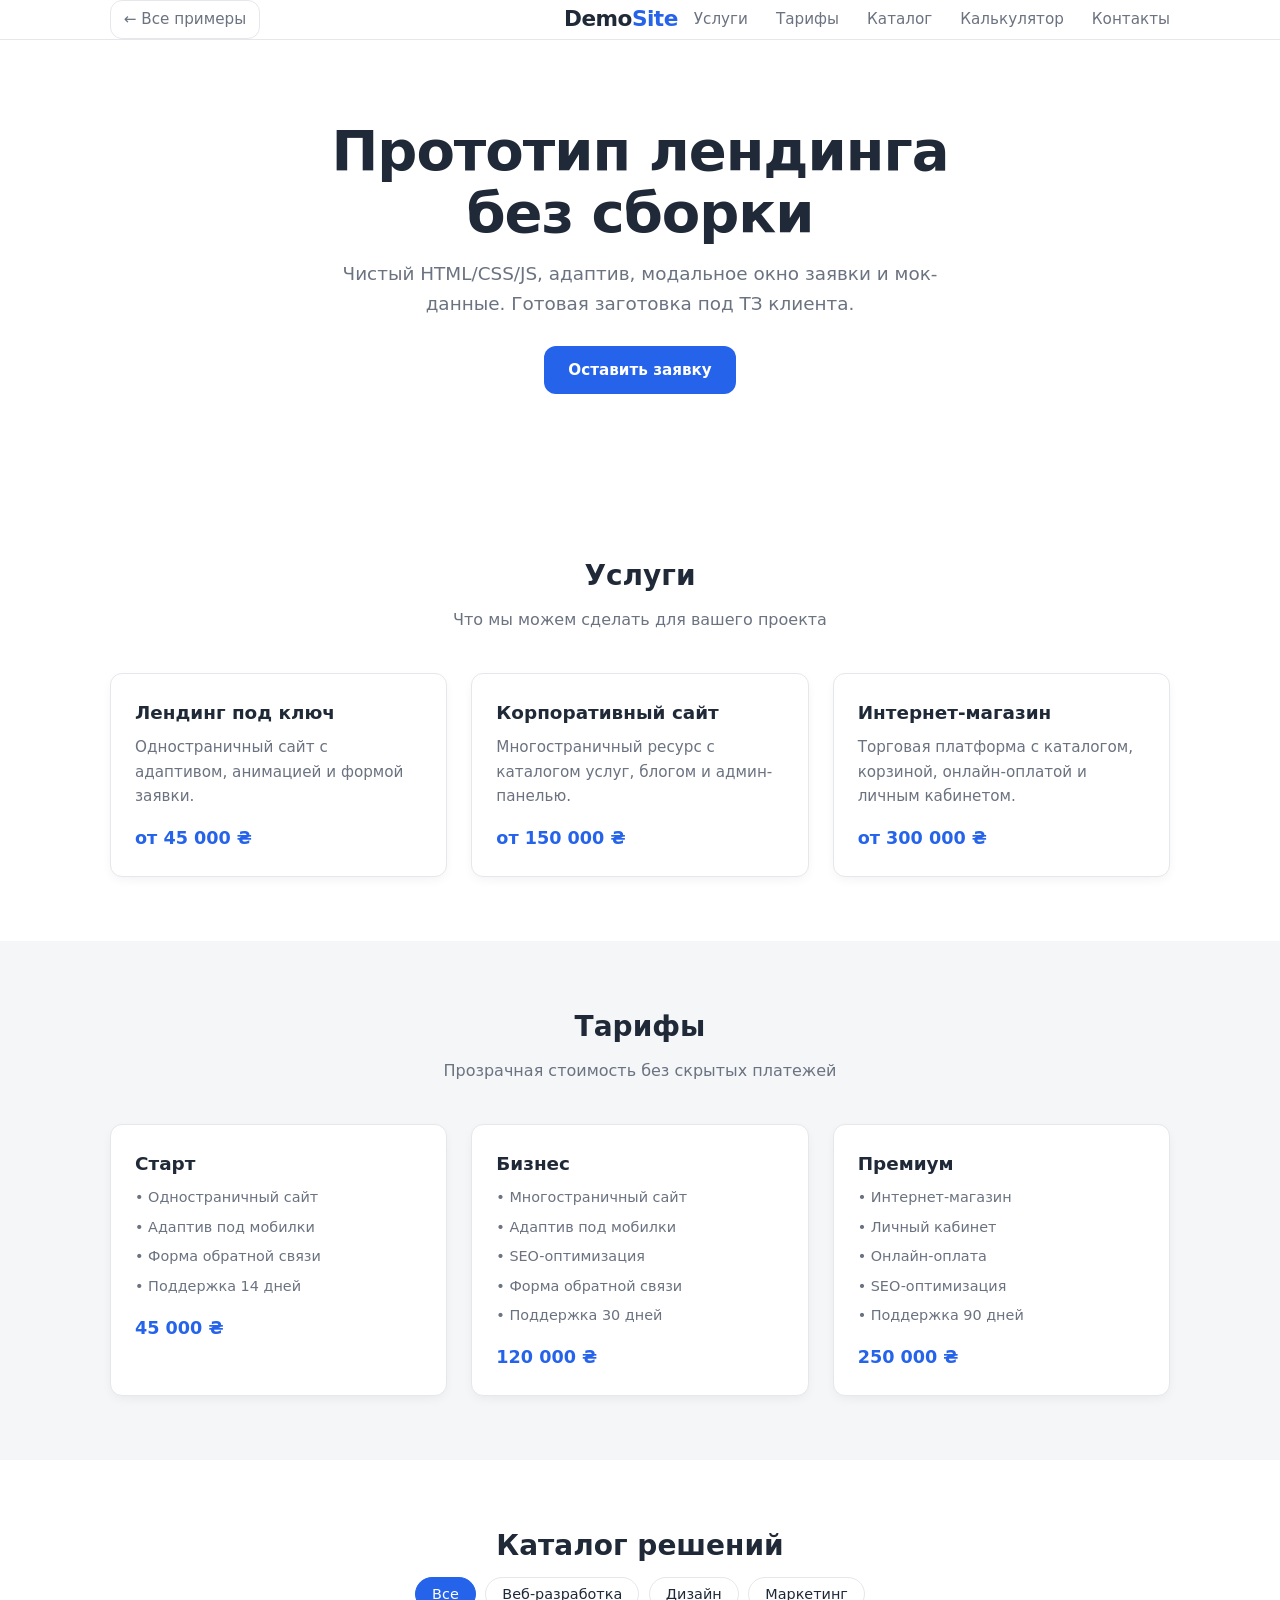
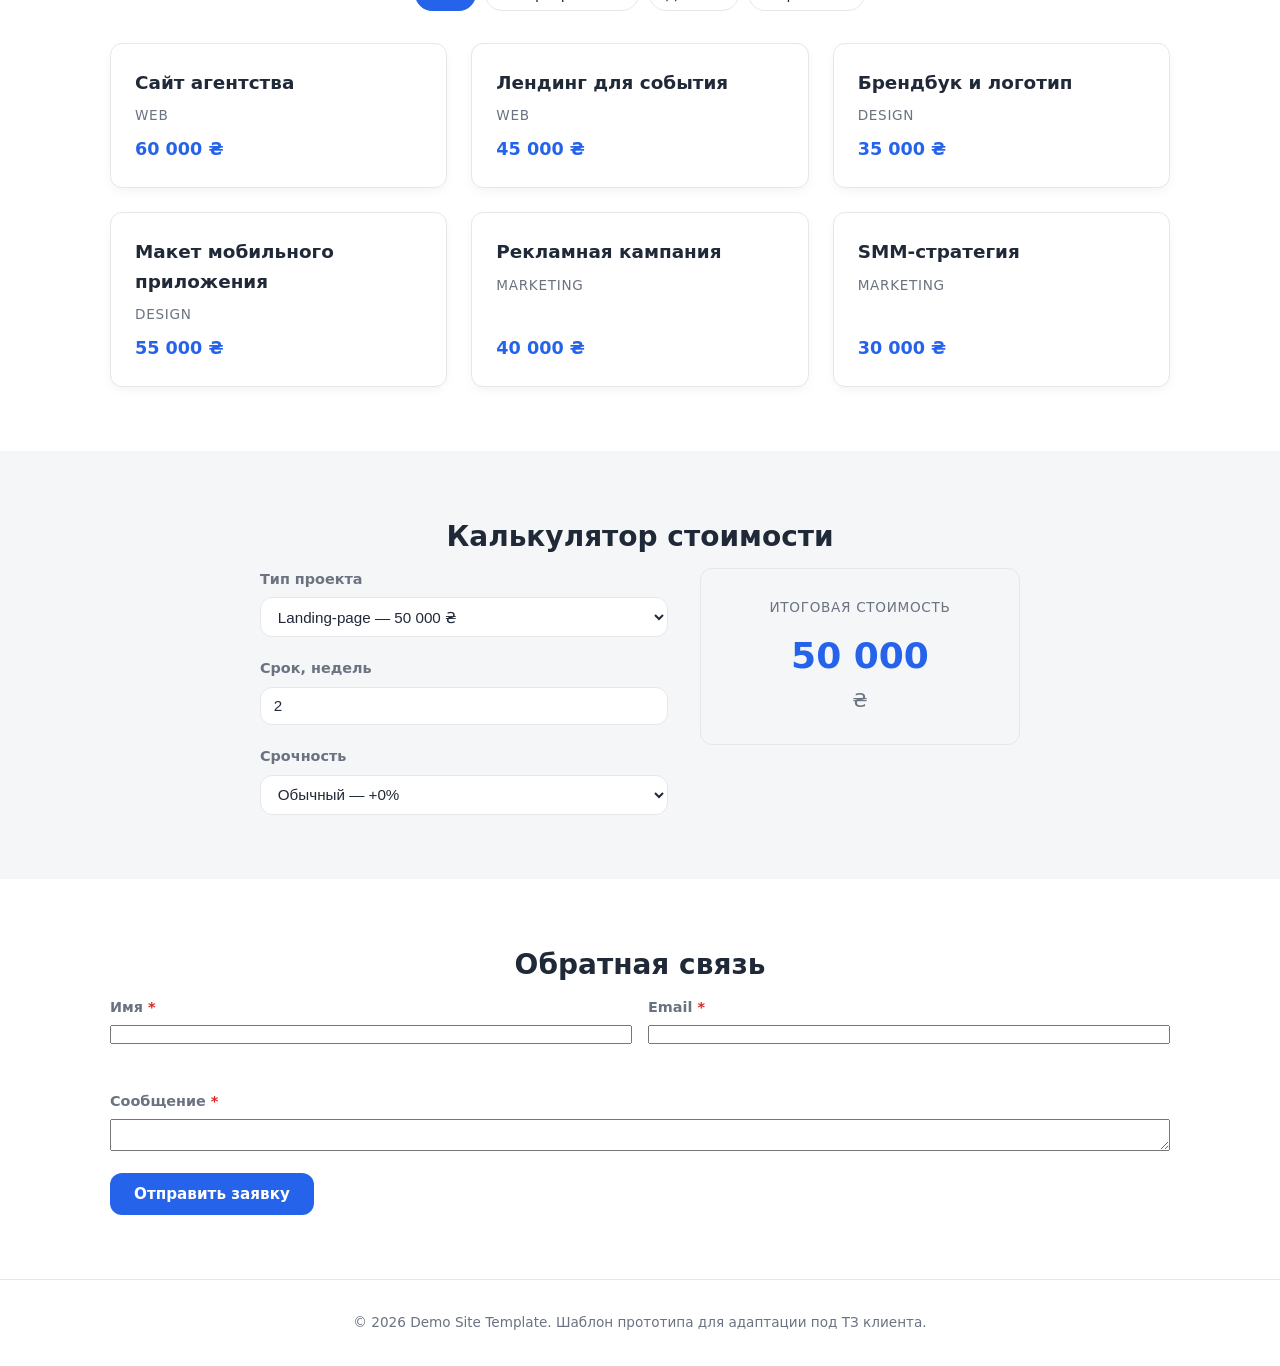
<file: portfolio/landing/index.html>
<!DOCTYPE html>
<html lang="ru">
<head>
  <meta charset="UTF-8">
  <meta name="viewport" content="width=device-width, initial-scale=1.0">
  <title>Landing Demo — интерактивный прототип лендинга</title>
  <link rel="stylesheet" href="style.css">
</head>
<body>
  <header class="header">
    <div class="container header-inner">
      <a href="../index.html" class="back-link">← Все примеры</a>
      <a href="#" class="logo">Demo<span>Site</span></a>
      <nav class="nav" id="main-nav">
        <a href="#services">Услуги</a>
        <a href="#tariffs">Тарифы</a>
        <a href="#catalog">Каталог</a>
        <a href="#calculator">Калькулятор</a>
        <a href="#contacts">Контакты</a>
      </nav>
      <button class="nav-toggle" id="nav-toggle" aria-label="Открыть меню" aria-expanded="false">☰</button>
    </div>
  </header>

  <section class="hero" id="hero">
    <div class="container hero-inner">
      <h1>Прототип лендинга без сборки</h1>
      <p>Чистый HTML/CSS/JS, адаптив, модальное окно заявки и мок-данные. Готовая заготовка под ТЗ клиента.</p>
      <a href="#contacts" class="btn btn-primary">Оставить заявку</a>
    </div>
  </section>

  <section class="section" id="services">
    <div class="container">
      <h2 class="section-title">Услуги</h2>
      <p class="section-desc">Что мы можем сделать для вашего проекта</p>
      <div class="card-grid" id="services-grid"></div>
    </div>
  </section>

  <section class="section bg-light" id="tariffs">
    <div class="container">
      <h2 class="section-title">Тарифы</h2>
      <p class="section-desc">Прозрачная стоимость без скрытых платежей</p>
      <div class="card-grid" id="tariffs-grid"></div>
    </div>
  </section>

  <section class="section" id="catalog">
    <div class="container">
      <h2 class="section-title">Каталог решений</h2>
      <div class="catalog-controls" role="group" aria-label="Фильтр каталога">
        <button type="button" class="filter-btn active" data-filter="all">Все</button>
        <button type="button" class="filter-btn" data-filter="web">Веб-разработка</button>
        <button type="button" class="filter-btn" data-filter="design">Дизайн</button>
        <button type="button" class="filter-btn" data-filter="marketing">Маркетинг</button>
      </div>
      <div class="card-grid" id="catalog-grid"></div>
    </div>
  </section>

  <section class="section bg-light" id="calculator">
    <div class="container">
      <h2 class="section-title">Калькулятор стоимости</h2>
      <div class="calc-wrap">
        <form id="calculator-form" class="calc-form" novalidate>
          <div class="calc-field">
            <label for="calc-type">Тип проекта</label>
            <select id="calc-type" name="type" required>
              <option value="landing">Landing-page — 50 000 ₴</option>
              <option value="corporate">Корпоративный сайт — 150 000 ₴</option>
              <option value="store">Интернет-магазин — 300 000 ₴</option>
            </select>
          </div>
          <div class="calc-field">
            <label for="calc-weeks">Срок, недель</label>
            <input type="number" id="calc-weeks" name="weeks" value="2" min="1" max="52" required>
          </div>
          <div class="calc-field">
            <label for="calc-urgency">Срочность</label>
            <select id="calc-urgency" name="urgency" required>
              <option value="1">Обычный — +0%</option>
              <option value="1.3">Срочный — +30%</option>
              <option value="1.6">Экстренный — +60%</option>
            </select>
          </div>
        </form>
        <div class="calc-result">
          <div class="calc-result-label">Итоговая стоимость</div>
          <div class="calc-result-value" id="calc-price">50 000</div>
          <div class="calc-result-currency">₴</div>
        </div>
      </div>
    </div>
  </section>

  <section class="section" id="contacts">
    <div class="container">
      <h2 class="section-title">Обратная связь</h2>
      <form id="contact-form" novalidate>
        <div class="form-grid">
          <div class="form-field">
            <label for="cf-name">Имя <span class="req">*</span></label>
            <input type="text" id="cf-name" name="name" required minlength="2">
            <span class="form-error" id="cf-name-error"></span>
          </div>
          <div class="form-field">
            <label for="cf-email">Email <span class="req">*</span></label>
            <input type="email" id="cf-email" name="email" required>
            <span class="form-error" id="cf-email-error"></span>
          </div>
        </div>
        <div class="form-field">
          <label for="cf-message">Сообщение <span class="req">*</span></label>
          <textarea id="cf-message" name="message" required minlength="10"></textarea>
          <span class="form-error" id="cf-message-error"></span>
        </div>
        <button type="submit" class="btn btn-primary" id="cf-submit">Отправить заявку</button>
      </form>
      <div id="form-msg" class="form-msg" role="alert"></div>
    </div>
  </section>

  <footer class="footer">
    <div class="container footer-inner">
      <p>&copy; 2026 Demo Site Template. Шаблон прототипа для адаптации под ТЗ клиента.</p>
    </div>
  </footer>

  <div class="modal" id="confirm-modal" aria-hidden="true">
    <div class="modal-overlay" id="modal-overlay"></div>
    <div class="modal-dialog" role="dialog" aria-modal="true">
      <button type="button" class="modal-close" id="modal-close" aria-label="Закрыть">×</button>
      <h3 id="modal-title">Заявка принята</h3>
      <p id="modal-text">Спасибо! Мы свяжемся с вами в ближайшее время.</p>
      <button type="button" class="btn btn-primary" id="modal-ok">Ок</button>
    </div>
  </div>

  <script src="app.js"></script>
</body>
</html>
</file>
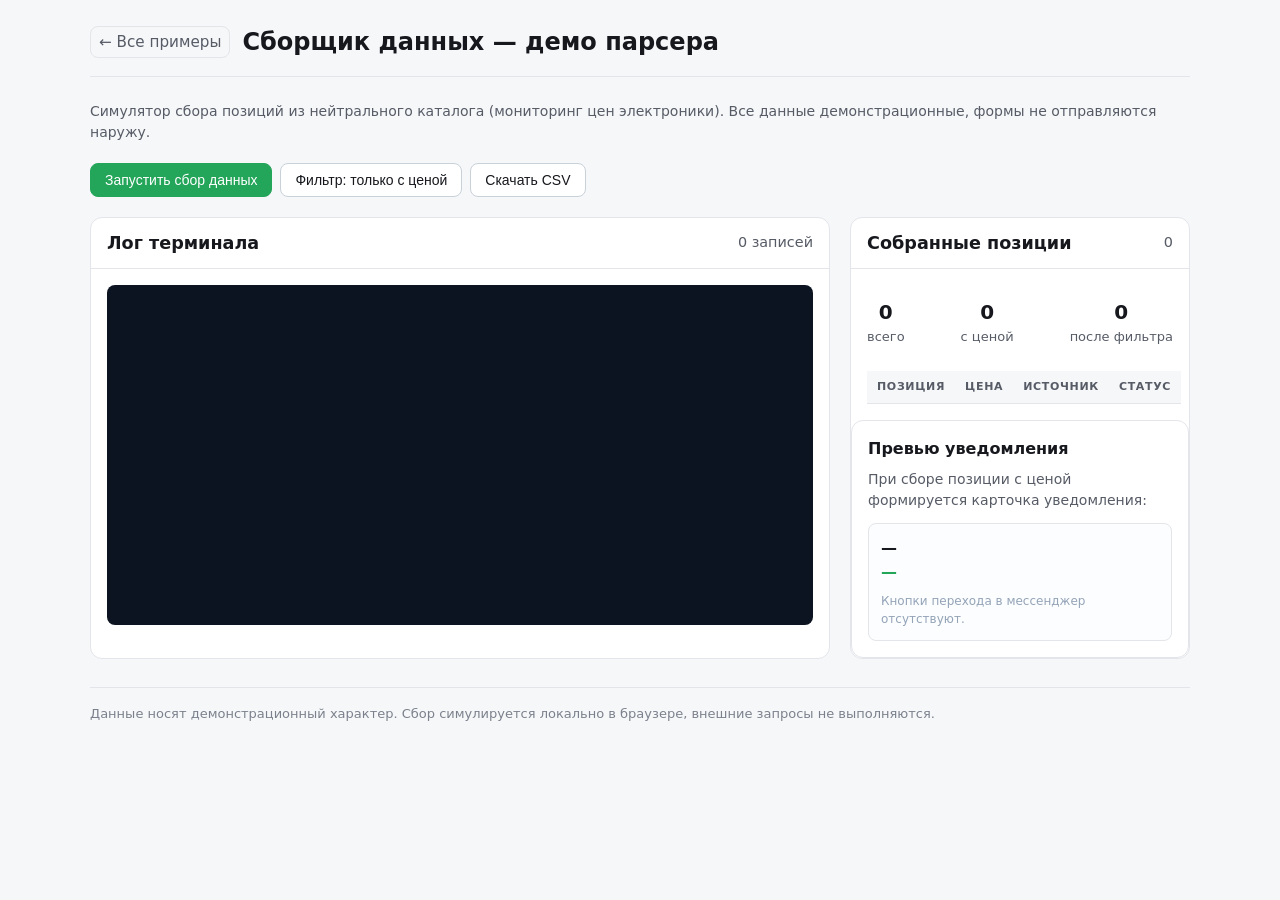
<file: portfolio/parser/index.html>
<!DOCTYPE html>
<html lang="ru">
<head>
  <meta charset="UTF-8">
  <meta name="viewport" content="width=device-width, initial-scale=1.0">
  <title>Сборщик данных — демо парсера</title>
  <style>
    * { box-sizing: border-box; margin: 0; padding: 0; }
    html, body { height: 100%; }
    body {
      font-family: system-ui, -apple-system, Segoe UI, Roboto, Helvetica, Arial, sans-serif;
      background: #f6f7f9; color: #16181d; line-height: 1.5; padding: 24px 16px;
    }
    .wrap { max-width: 1100px; margin: 0 auto; }
    header {
      display: flex; align-items: center; gap: 12px; margin-bottom: 24px;
      padding-bottom: 16px; border-bottom: 1px solid #e3e5ea;
    }
    .back-link {
      font-size: 0.95rem; color: #565b66; text-decoration: none;
      padding: 4px 8px; border: 1px solid #e3e5ea; border-radius: 8px;
    }
    .back-link:hover { color: #23a55a; border-color: #23a55a; }
    h1 { font-size: 1.5rem; font-weight: 700; margin-right: auto; }
    .lead { color: #565b66; font-size: 14px; margin-bottom: 20px; }
    .toolbar {
      display: flex; gap: 8px; flex-wrap: wrap; margin-bottom: 20px;
    }
    .btn {
      border: 1px solid #c9d1d9; background: #fff; color: #16181d;
      padding: 8px 14px; border-radius: 8px; font-size: 14px; cursor: pointer;
    }
    .btn:hover { border-color: #23a55a; }
    .btn.primary { background: #23a55a; color: #fff; border-color: #23a55a; }
    .btn.primary:hover { background: #1d8c4c; }
    .btn:disabled { opacity: .6; cursor: not-allowed; }
    .grid { display: grid; grid-template-columns: 1fr 340px; gap: 20px; }
    @media (max-width: 900px) { .grid { grid-template-columns: 1fr; } }
    .panel { background: #fff; border: 1px solid #e3e5ea; border-radius: 12px; }
    .panel-header {
      padding: 12px 16px; border-bottom: 1px solid #e3e5ea;
      display: flex; justify-content: space-between; align-items: center;
    }
    .panel-header h2 { font-size: 1.1rem; font-weight: 700; }
    .panel-body { padding: 16px; }
    .terminal {
      height: 340px; overflow-y: auto; background: #0d1421; color: #eef2f8;
      border-radius: 8px; padding: 12px; font-family: ui-monospace, SFMono-Regular, Consolas, monospace;
      font-size: 13px; line-height: 1.4;
    }
    .log-line { margin: 4px 0; white-space: pre-wrap; }
    .log-ts { color: #8b949e; user-select: none; }
    .log-msg { color: #c9d1d9; }
    .log-ok { color: #3fb950; }
    .log-warn { color: #d29922; }
    .log-err { color: #f85149; }
    .log-step { color: #58a6ff; font-weight: 700; }
    table { width: 100%; border-collapse: collapse; margin-top: 12px; font-size: 13px; }
    th, td { padding: 8px 10px; border-bottom: 1px solid #e3e5ea; text-align: left; }
    th { background: #f6f7f9; font-weight: 700; color: #565b66; text-transform: uppercase; font-size: 11px; letter-spacing: .06em; }
    tr:hover { background: #f7fdf9; }
    .price { font-variant-numeric: tabular-nums; color: #16181d; font-weight: 600; }
    .price-none { color: #94a3b8; font-style: italic; }
    .badge { display: inline-block; padding: 2px 8px; border-radius: 999px; font-size: 11px; font-weight: 700; text-transform: uppercase; letter-spacing: .04em; }
    .badge-new { background: #e7f6ee; color: #0a7a4f; }
    .badge-used { background: #fdf1e0; color: #8a5300; }
    .empty { text-align: center; color: #565b66; padding: 24px; }
    .notify-card {
      background: #fff; border: 1px solid #e3e5ea; border-radius: 12px; padding: 16px;
      margin-top: 16px; position: relative;
    }
    .notify-card h3 { font-size: 1rem; font-weight: 700; margin-bottom: 8px; }
    .notify-card p { color: #565b66; font-size: 14px; margin-bottom: 12px; }
    .notify-preview {
      border: 1px solid #e3e5ea; border-radius: 8px; padding: 12px; background: #fbfdfe;
    }
    .notify-preview .title { font-weight: 700; color: #16181d; }
    .notify-preview .price { color: #23a55a; font-weight: 700; }
    .notify-hint { font-size: 12px; color: #94a3b8; margin-top: 8px; }
    .spinner { display: inline-block; width: 14px; height: 14px; border: 2px solid #3fb950; border-top-color: transparent; border-radius: 50%; animation: spin .8s linear infinite; vertical-align: middle; margin-right: 6px; }
    @keyframes spin { to { transform: rotate(360deg); } }
    .running .btn.primary::after { content: ''; display: inline-block; width: 14px; height: 14px; border: 2px solid #fff; border-top-color: transparent; border-radius: 50%; animation: spin .8s linear infinite; vertical-align: middle; margin-left: 6px; }
    .stat-row { display: flex; justify-content: space-between; gap: 16px; margin-top: 12px; font-size: 13px; color: #565b66; }
    .stat { text-align: center; }
    .stat b { display: block; font-size: 1.25rem; color: #16181d; }
    footer { margin-top: 28px; color: #7b818c; font-size: 13px; border-top: 1px solid #e3e5ea; padding-top: 16px; }
  </style>
</head>
<body>
  <div class="wrap">
    <header>
      <a href="../index.html" class="back-link">← Все примеры</a>
      <h1>Сборщик данных — демо парсера</h1>
    </header>
    <p class="lead">Симулятор сбора позиций из нейтрального каталога (мониторинг цен электроники). Все данные демонстрационные, формы не отправляются наружу.</p>

    <div class="toolbar">
      <button type="button" class="btn primary" id="btn-start">Запустить сбор данных</button>
      <button type="button" class="btn" id="btn-filter">Фильтр: только с ценой</button>
      <button type="button" class="btn" id="btn-csv">Скачать CSV</button>
    </div>

    <div class="grid">
      <div class="panel">
        <div class="panel-header">
          <h2>Лог терминала</h2>
          <span id="stat-count" style="font-size:.9rem;color:#565b66;">0 записей</span>
        </div>
        <div class="panel-body">
          <div class="terminal" id="terminal"></div>
        </div>
      </div>
      <div class="panel" style="display:flex;flex-direction:column;">
        <div class="panel-header">
          <h2>Собранные позиции</h2>
          <span id="stat-total" style="font-size:.9rem;color:#565b66;">0</span>
        </div>
        <div class="panel-body" style="display:flex;flex-direction:column;gap:12px;overflow:auto;">
          <div class="stat-row">
            <div class="stat"><b id="stat-all">0</b><span>всего</span></div>
            <div class="stat"><b id="stat-with-price">0</b><span>с ценой</span></div>
            <div class="stat"><b id="stat-filtered">0</b><span>после фильтра</span></div>
          </div>
          <table id="results-table">
            <thead>
              <tr>
                <th>Позиция</th><th>Цена</th><th>Источник</th><th>Статус</th>
              </tr>
            </thead>
            <tbody id="results-tbody"></tbody>
          </table>
          <p id="empty-msg" class="empty" style="display:none;">Нет собранных позиций. Нажмите «Запустить сбор данных».</p>
        </div>

        <div class="notify-card" style="margin-top:auto;">
          <h3>Превью уведомления</h3>
          <p>При сборе позиции с ценой формируется карточка уведомления:</p>
          <div class="notify-preview" id="notify-preview">
            <div class="title">—</div>
            <div class="price">—</div>
            <div class="notify-hint">Кнопки перехода в мессенджер отсутствуют.</div>
          </div>
        </div>
      </div>
    </div>

    <footer>Данные носят демонстрационный характер. Сбор симулируется локально в браузере, внешние запросы не выполняются.</footer>
  </div>

  <script>
    'use strict';
    const SOURCES = [
      'markeplace-a.com', 'shop-b.com', 'hypermarket-c.com', 'gadgets-d.com', 'tech-e.com',
      'store-f.com', 'market-g.com', 'shop-h.com', 'mall-i.com', 'outlet-j.com'
    ];
    const CATALOG = [
      { name: 'Смартфон X10 128 ГБ', price: 24990, inStock: true },
      { name: 'Ноутбук ProBook 14', price: 58990, inStock: true },
      { name: 'Наушники wireless', price: 8490, inStock: true },
      { name: 'Часы умные Series 5', price: 15990, inStock: false },
      { name: 'Колонка портативная', price: 4990, inStock: true },
      { name: 'Монитор 27 дюймов', price: 21990, inStock: true },
      { name: 'Клавиатура механическая', price: 6490, inStock: true },
      { name: 'Мышь эргономичная', price: 3190, inStock: true },
      { name: 'Веб-камера Full HD', price: 5490, inStock: false },
      { name: 'Утюг парогенератор', price: 7290, inStock: true },
      { name: 'Пылесос беспроводной', price: 12990, inStock: true },
      { name: 'Мультиварка 5 л', price: 9490, inStock: true },
      { name: 'Блендер переносной', price: 3990, inStock: true },
      { name: 'Робот-пылесос', price: 28990, inStock: false },
      { name: 'Чайник электрический', price: 3490, inStock: true },
      { name: 'Тостер 2 ломтика', price: 4590, inStock: true },
      { name: 'Кофеварка капельная', price: 8990, inStock: true },
      { name: 'Фен профессиональный', price: 6790, inStock: true },
      { name: 'Бритва электрическая', price: 5290, inStock: true },
      { name: 'Весы умные', price: 4190, inStock: true },
    ];
    let records = [];
    let filterPriceOnly = false;
    let running = false;
    const $ = (sel) => document.querySelector(sel);
    const terminal = $('#terminal');
    const tbody = $('#results-tbody');
    const btnStart = $('#btn-start');
    const btnFilter = $('#btn-filter');
    const btnCsv = $('#btn-csv');
    const notifyPreview = $('#notify-preview');
    const statAll = $('#stat-all');
    const statWithPrice = $('#stat-with-price');
    const statFiltered = $('#stat-filtered');
    const statCount = $('#stat-count');
    const emptyMsg = $('#empty-msg');
    const STATUS_LABELS = { new: 'Новая', used: 'Б/у', out: 'Нет в наличии' };
    function log(text, type) {
      type = type || 'msg';
      const now = new Date();
      const ts = now.toLocaleTimeString('ru-RU', { hour12: false });
      const line = document.createElement('div');
      line.className = 'log-line';
      line.innerHTML = '<span class="log-ts">[' + ts + ']</span> <span class="log-' + type + '">' + escapeHtml(text) + '</span>';
      terminal.appendChild(line);
      terminal.scrollTop = terminal.scrollHeight;
    }
    function escapeHtml(text) {
      const div = document.createElement('div');
      div.textContent = text;
      return div.innerHTML;
    }
    function renderTable() {
      const data = filterPriceOnly ? records.filter(r => r.price) : records;
      tbody.innerHTML = '';
      if (data.length === 0) {
        emptyMsg.style.display = '';
        tbody.style.display = 'none';
      } else {
        emptyMsg.style.display = 'none';
        tbody.style.display = '';
        data.forEach((r) => {
          const tr = document.createElement('tr');
          const statusClass = r.inStock ? 'badge-new' : 'badge-used';
          const priceHtml = r.price
            ? '<span class="price">' + r.price.toLocaleString('ru-RU') + ' ₴</span>'
            : '<span class="price-none">цена не указана</span>';
          tr.innerHTML = '<td><span class="badge ' + statusClass + '">' + escapeHtml(STATUS_LABELS[r.status || 'new']) + '</span><br>' + escapeHtml(r.name) + '</td><td>' + priceHtml + '</td><td>' + escapeHtml(r.source) + '</td><td>' + (r.inStock ? 'в наличии' : 'под заказ') + '</td>';
          tbody.appendChild(tr);
        });
      }
      statFiltered.textContent = data.length;
    }
    function updateStats() {
      statAll.textContent = records.length;
      statWithPrice.textContent = records.filter(r => r.price).length;
      statCount.textContent = records.length + ' записей';
      renderTable();
    }
    function updateNotify(item) {
      if (!item) {
        notifyPreview.innerHTML = '<div class="title">—</div><div class="price">—</div><div class="notify-hint">Кнопки перехода в мессенджер отсутствуют.</div>';
        return;
      }
      const priceHtml = item.price
        ? '<div class="price">' + item.price.toLocaleString('ru-RU') + ' ₴</div>'
        : '<div class="price">цена не указана</div>';
      notifyPreview.innerHTML = '<div class="title">' + escapeHtml(item.name) + '</div>' + priceHtml + '<div class="notify-hint">Кнопки перехода в мессенджер отсутствуют.</div>';
    }
    function randomItem() {
      const base = CATALOG[Math.floor(Math.random() * CATALOG.length)];
      const source = SOURCES[Math.floor(Math.random() * SOURCES.length)];
      const hasPrice = Math.random() > 0.15;
      return {
        id: Date.now() + Math.random(),
        name: base.name,
        price: hasPrice ? base.price : null,
        inStock: base.inStock,
        source,
        status: base.inStock ? 'new' : 'out',
        collectedAt: new Date().toISOString(),
      };
    }
    function sleep(ms) { return new Promise(res => setTimeout(res, ms)); }
    async function runCollection() {
      if (running) return;
      running = true;
      btnStart.disabled = true;
      btnStart.classList.add('running');
      records = [];
      tbody.innerHTML = '';
      emptyMsg.style.display = 'none';
      updateStats();
      updateNotify(null);
      log('Запуск сборщика данных...', 'step');
      log('Целевой каталог: мониторинг цен электроники', 'msg');
      log('Источники: ' + SOURCES.join(', '), 'msg');
      const batchSize = 5;
      const totalBatches = 4;
      for (let b = 0; b < totalBatches; b++) {
        await sleep(700);
        log('Пакет ' + (b + 1) + ' из ' + totalBatches + ': запрос к источникам...', 'step');
        for (let i = 0; i < batchSize; i++) {
          await sleep(200);
          const item = randomItem();
          records.push(item);
          if (item.price) {
            log('+ ' + escapeHtml(item.name) + ' — ' + item.price.toLocaleString('ru-RU') + ' ₴ (' + escapeHtml(item.source) + ')', 'ok');
            updateNotify(item);
          } else {
            log('+ ' + escapeHtml(item.name) + ' — цена не указана (' + escapeHtml(item.source) + ')', 'warn');
          }
          updateStats();
        }
      }
      log('Сбор завершён. Всего собрано: ' + records.length + ' позиций', 'step');
      log('С ценами: ' + records.filter(r => r.price).length + ', без цены: ' + records.filter(r => !r.price).length, 'msg');
      running = false;
      btnStart.disabled = false;
      btnStart.classList.remove('running');
    }
    btnStart.addEventListener('click', runCollection);
    btnFilter.addEventListener('click', () => {
      filterPriceOnly = !filterPriceOnly;
      btnFilter.textContent = filterPriceOnly ? 'Фильтр: все позиции' : 'Фильтр: только с ценой';
      renderTable();
    });
    btnCsv.addEventListener('click', () => {
      const data = filterPriceOnly ? records.filter(r => r.price) : records;
      if (!data.length) { alert('Нет данных для выгрузки.'); return; }
      const headers = ['Позиция', 'Цена', 'Источник', 'Статус', 'Дата сбора'];
      const rows = data.map(r => [
        '"' + escapeHtml(r.name) + '"',
        r.price ? r.price : '',
        escapeHtml(r.source),
        r.inStock ? 'в наличии' : 'под заказ',
        new Date(r.collectedAt).toLocaleString('ru-RU'),
      ].join(','));
      const csv = '\ufeff' + headers.join(',') + '\n' + rows.join('\n');
      const blob = new Blob([csv], { type: 'text/csv;charset=utf-8;' });
      const url = URL.createObjectURL(blob);
      const a = document.createElement('a');
      a.href = url;
      a.download = 'parser_export.csv';
      document.body.appendChild(a);
      a.click();
      document.body.removeChild(a);
      URL.revokeObjectURL(url);
      log('CSV экспорт: ' + data.length + ' записей -> parser_export.csv', 'ok');
    });
  </script>

</body>
</html>
</file>
<file: portfolio/crm/style.css>
/* ==================== Переменные и сброс ==================== */
:root {
  --bg: #f8fafc;
  --panel: #ffffff;
  --sidebar: #0f172a;
  --sidebar-text: #f1f5f9;
  --text: #0f172a;
  --text-muted: #64748b;
  --accent: #2563eb;
  --accent-hover: #1d4ed8;
  --accent-soft: #eef2ff;
  --border: #e2e8f0;
  --radius: 12px;
  --shadow: 0 4px 12px -2px rgba(0, 0, 0, 0.06);
  --shadow-lg: 0 10px 24px -4px rgba(0, 0, 0, 0.08);
  --success: #16a34a;
  --warning: #ca8a04;
  --danger: #dc2626;
  --max-width: 1200px;
  --transition: 0.2s ease;
}
@media (prefers-color-scheme: dark) {
  :root {
    --bg: #0f172a;
    --panel: #1e293b;
    --text: #f1f5f9;
    --text-muted: #94a3b8;
    --border: #334155;
    --accent-soft: #1e3a8a;
  }
}
* { margin: 0; padding: 0; box-sizing: border-box; }
html { scroll-behavior: smooth; }
body {
  font-family: system-ui, -apple-system, Segoe UI, Roboto, Helvetica, Arial, sans-serif;
  background: var(--bg);
  color: var(--text);
  line-height: 1.6;
}
a { color: inherit; text-decoration: none; }
button { font-family: inherit; border: none; background: none; cursor: pointer; }
input, select, textarea { font-family: inherit; }
.btn {
  display: inline-flex;
  align-items: center;
  justify-content: center;
  padding: 0.65rem 1.25rem;
  border-radius: var(--radius);
  font-weight: 600;
  font-size: 0.95rem;
  transition: background var(--transition), transform var(--transition);
}
.btn-primary { background: var(--accent); color: #fff; }
.btn-primary:hover { background: var(--accent-hover); }
.btn-primary:active { transform: scale(0.97); }
.btn-secondary { background: var(--panel); color: var(--text); border: 1px solid var(--border); }
.btn-secondary:hover { background: var(--border); }
.visually-hidden {
  position: absolute;
  width: 1px; height: 1px;
  padding: 0; margin: -1px;
  overflow: hidden; clip: rect(0 0 0 0); white-space: nowrap; border: 0;
}

/* ==================== Шаблон приложения ==================== */
.app { display: flex; min-height: 100vh; }
/* Боковое меню */
.sidebar {
  width: 240px;
  background: var(--sidebar);
  color: var(--sidebar-text);
  flex-shrink: 0;
  display: flex;
  flex-direction: column;
}
.sidebar-brand {
  padding: 1.25rem 1.5rem;
  font-weight: 800;
  font-size: 1.35rem;
  letter-spacing: -0.5px;
  border-bottom: 1px solid rgba(255,255,255,0.08);
}
.sidebar-brand span { color: var(--accent); }
.sidebar-nav { padding: 1rem 0; flex: 1; overflow-y: auto; }
.nav-link {
  display: flex;
  align-items: center;
  padding: 0.75rem 1.5rem;
  color: #cbd5e1;
  font-size: 0.95rem;
  transition: background var(--transition), color var(--transition);
  border-left: 3px solid transparent;
}
.nav-link:hover, .nav-link:focus-visible { background: rgba(255,255,255,0.05); color: #fff; }
.nav-link.active { background: rgba(37,99,235,0.15); color: #fff; border-left-color: var(--accent); }
.sidebar-footer { padding: 1rem 1.5rem; font-size: 0.75rem; color: #64748b; border-top: 1px solid rgba(255,255,255,0.08); }
/* Основное содержимое */
.main { flex: 1; padding: 1.5rem; overflow-y: auto; }
.main-header {
  display: flex;
  align-items: center;
  justify-content: space-between;
  gap: 1rem;
  margin-bottom: 1.75rem;
  flex-wrap: wrap;
}
.main-title { font-size: 1.5rem; font-weight: 700; letter-spacing: -0.5px; }
.back-link {
  font-size: 0.95rem;
  color: var(--text-muted);
  text-decoration: none;
  padding: 0.4rem 0.8rem;
  border: 1px solid var(--border);
  border-radius: var(--radius);
  transition: all var(--transition);
  margin-bottom: 0.5rem;
}
.back-link:hover {
  color: var(--accent);
  border-color: var(--accent);
}
.main-actions { display: flex; gap: 0.75rem; margin-left: auto; }
/* Карточки метрик */
.metrics-grid {
  display: grid;
  grid-template-columns: repeat(auto-fit, minmax(200px, 1fr));
  gap: 1.25rem;
  margin-bottom: 1.75rem;
}
.metric-card {
  background: var(--panel);
  border: 1px solid var(--border);
  border-radius: var(--radius);
  padding: 1.25rem 1.5rem;
  box-shadow: var(--shadow);
  display: flex;
  flex-direction: column;
}
.metric-card .metric-value { font-size: 1.75rem; font-weight: 800; margin-bottom: 0.25rem; }
.metric-card .metric-label { font-size: 0.85rem; color: var(--text-muted); text-transform: uppercase; letter-spacing: 0.05em; }
.metric-card .metric-delta { font-size: 0.8rem; margin-top: auto; }
.metric-card .delta-pos { color: var(--success); }
.metric-card .delta-neg { color: var(--danger); }
/* Панель управления */
.controls {
  display: grid;
  grid-template-columns: repeat(auto-fit, minmax(200px, 1fr));
  gap: 1rem;
  margin-bottom: 1.5rem;
  align-items: end;
}
.search-wrap { position: relative; flex: 1; }
.search-wrap input {
  width: 100%;
  padding: 0.65rem 1rem;
  padding-left: 2.5rem;
  border-radius: var(--radius);
  border: 1px solid var(--border);
  background: var(--panel);
  color: var(--text);
  font-size: 0.95rem;
}
.filter-wrap { display: flex; flex-direction: column; gap: 0.4rem; }
.filter-wrap label { font-size: 0.85rem; font-weight: 600; color: var(--text-muted); }
.filter-wrap select, .filter-wrap input[type="date"] {
  padding: 0.6rem 0.8rem;
  border-radius: var(--radius);
  border: 1px solid var(--border);
  background: var(--panel);
  color: var(--text);
  font-size: 0.95rem;
}
/* Таблица */
.table-wrap {
  background: var(--panel);
  border: 1px solid var(--border);
  border-radius: var(--radius);
  box-shadow: var(--shadow);
  overflow-x: auto;
}
table { width: 100%; border-collapse: collapse; text-align: left; }
th, td { padding: 0.85rem 1rem; border-bottom: 1px solid var(--border); }
th {
  background: #f8fafc;
  font-weight: 700;
  font-size: 0.85rem;
  text-transform: uppercase;
  letter-spacing: 0.05em;
  color: var(--text-muted);
  cursor: pointer;
  user-select: none;
}
th:hover { background: var(--border); }
tr:last-child td { border-bottom: none; }
tr:hover { background: #f8fafc; }
td { font-size: 0.95rem; }
td .badge {
  display: inline-flex;
  align-items: center;
  gap: 0.4rem;
  padding: 0.25rem 0.7rem;
  border-radius: 999px;
  font-size: 0.8rem;
  font-weight: 700;
  text-transform: uppercase;
  letter-spacing: 0.04em;
}
.actions { display: flex; gap: 0.5rem; }
.actions button {
  padding: 0.4rem 0.8rem;
  border-radius: 6px;
  font-size: 0.85rem;
  font-weight: 600;
  transition: opacity var(--transition);
}
.actions button:hover { opacity: 0.8; }
.actions .btn-edit { color: var(--accent); }
.actions .btn-delete { color: var(--danger); }
.empty-msg { text-align: center; padding: 2rem; color: var(--text-muted); }
/* ==================== Бейджи статусов ==================== */
.badge-new { background: #e0e7ff; color: #1d4ed8; }
.badge-inprogress { background: #fffbeb; color: #b45309; }
.badge-done { background: #ecfdf5; color: #16a34a; }
.badge-cancelled { background: #fff1f2; color: #be123c; }
/* ==================== Модальное окно ==================== */
.modal { position: fixed; inset: 0; z-index: 100; display: none; align-items: center; justify-content: center; padding: 1.25rem; }
.modal[aria-hidden="false"] { display: flex; }
.modal-overlay { position: absolute; inset: 0; background: rgba(0, 0, 0, 0.45); backdrop-filter: blur(4px); }
.modal-dialog {
  position: relative;
  background: var(--panel);
  border: 1px solid var(--border);
  border-radius: var(--radius);
  padding: 1.75rem;
  max-width: 460px;
  width: 100%;
  box-shadow: var(--shadow-lg);
}
.modal-dialog h3 { margin-bottom: 1rem; }
.form-field { display: flex; flex-direction: column; gap: 0.4rem; margin-bottom: 1rem; }
.form-field label { font-size: 0.9rem; font-weight: 600; color: var(--text-muted); }
.req { color: var(--danger); }
.form-field input, .form-field select {
  padding: 0.6rem 0.8rem;
  border-radius: var(--radius);
  border: 1px solid var(--border);
  background: var(--panel);
  color: var(--text);
  font-size: 0.95rem;
  width: 100%;
}
.form-field input:focus, .form-field select:focus { outline: 2px solid var(--accent); border-color: transparent; }
.form-error { font-size: 0.8rem; color: var(--danger); height: 1.2em; }
.form-actions { display: flex; justify-content: flex-end; gap: 0.75rem; margin-top: 1rem; }
/* ==================== Адаптив ==================== */
@media (max-width: 900px) {
  .app { flex-direction: column; }
  .sidebar { width: 100%; height: auto; position: static; }
  .sidebar-nav { display: flex; gap: 0; overflow-x: auto; padding: 0.75rem 0; }
  .nav-link { padding: 0.6rem 1rem; white-space: nowrap; flex-shrink: 0; }
  .main { padding: 1rem; }
  .main-header { flex-direction: column; align-items: stretch; }
  .main-actions { margin-left: 0; width: 100%; justify-content: space-between; }
  .controls { grid-template-columns: 1fr; }
  .metrics-grid { grid-template-columns: repeat(auto-fit, minmax(160px, 1fr)); }
}
</file>
<file: portfolio/landing/style.css>
/* ==================== Переменные и сброс ==================== */
:root {
  --bg: #ffffff;
  --surface: #f4f6f8;
  --text: #1f2937;
  --text-muted: #6b7280;
  --accent: #2563eb;
  --accent-hover: #1d4ed8;
  --accent-soft: #eff6ff;
  --border: #e5e7eb;
  --success: #16a34a;
  --danger: #dc2626;
  --radius: 12px;
  --shadow: 0 4px 12px -2px rgba(0, 0, 0, 0.06);
  --shadow-lg: 0 10px 24px -4px rgba(0, 0, 0, 0.08);
  --max-width: 1100px;
  --transition: 0.2s ease;
}
@media (prefers-color-scheme: dark) {
  :root {
    --bg: #0f172a;
    --surface: #1e293b;
    --text: #f1f5f9;
    --text-muted: #94a3b8;
    --border: #334155;
    --accent-soft: #1e3a8a;
  }
}
* { margin: 0; padding: 0; box-sizing: border-box; }
html { scroll-behavior: smooth; }
body {
  font-family: system-ui, -apple-system, Segoe UI, Roboto, Helvetica, Arial, sans-serif;
  background: var(--bg);
  color: var(--text);
  line-height: 1.6;
}
a { color: inherit; text-decoration: none; }
img { max-width: 100%; display: block; }
button { font-family: inherit; border: none; background: none; cursor: pointer; }
.btn {
  display: inline-flex;
  align-items: center;
  justify-content: center;
  padding: 0.75rem 1.5rem;
  border-radius: var(--radius);
  font-weight: 600;
  font-size: 0.95rem;
  transition: background var(--transition), transform var(--transition);
}
.btn-primary { background: var(--accent); color: #fff; }
.btn-primary:hover { background: var(--accent-hover); }
.btn-primary:active { transform: scale(0.97); }
.container { max-width: var(--max-width); margin: 0 auto; padding: 0 1.25rem; }
/* ==================== Шапка ==================== */
.header {
  position: sticky;
  top: 0;
  z-index: 50;
  background: rgba(255, 255, 255, 0.8);
  backdrop-filter: blur(6px);
  border-bottom: 1px solid var(--border);
}
.header-inner { display: flex; align-items: center; justify-content: space-between; gap: 1rem; flex-wrap: wrap; }
.back-link {
  margin-right: auto;
  font-size: 0.95rem;
  color: var(--text-muted);
  text-decoration: none;
  padding: 0.4rem 0.8rem;
  border: 1px solid var(--border);
  border-radius: var(--radius);
  transition: all var(--transition);
}
.back-link:hover {
  color: var(--accent);
  border-color: var(--accent);
}
.logo { font-weight: 800; font-size: 1.35rem; letter-spacing: -0.5px; }
.logo span { color: var(--accent); }
.nav { display: flex; gap: 1.75rem; align-items: center; }
.nav a { font-size: 0.95rem; font-weight: 500; color: var(--text-muted); transition: color var(--transition); }
.nav a:hover, .nav a:focus-visible { color: var(--accent); }
.nav-toggle { display: none; font-size: 1.5rem; color: var(--text); }
/* ==================== Hero ==================== */
.hero { padding: 5rem 0 6rem; text-align: center; }
.hero-inner { max-width: 700px; margin: 0 auto; }
.hero h1 { font-size: clamp(2rem, 5vw, 3.5rem); font-weight: 800; line-height: 1.1; margin-bottom: 1rem; letter-spacing: -1px; }
.hero p { font-size: 1.15rem; color: var(--text-muted); margin-bottom: 1.75rem; }
/* ==================== Секции ==================== */
.section { padding: 4rem 0; }
.bg-light { background: var(--surface); }
.section-title { font-size: 1.75rem; font-weight: 700; text-align: center; margin-bottom: 0.5rem; }
.section-desc { text-align: center; color: var(--text-muted); margin-bottom: 2.5rem; font-size: 1rem; }
/* ==================== Сетка карточек ==================== */
.card-grid { display: grid; grid-template-columns: repeat(auto-fit, minmax(260px, 1fr)); gap: 1.5rem; }
.card {
  background: var(--bg);
  border: 1px solid var(--border);
  border-radius: var(--radius);
  padding: 1.5rem;
  box-shadow: var(--shadow);
  display: flex;
  flex-direction: column;
  transition: transform var(--transition), box-shadow var(--transition);
}
.card:hover { transform: translateY(-4px); box-shadow: var(--shadow-lg); }
.card h3 { font-size: 1.15rem; margin-bottom: 0.5rem; }
.card p { font-size: 0.95rem; color: var(--text-muted); margin-bottom: 1rem; flex: 1; }
.card .price { font-weight: 700; color: var(--accent); font-size: 1.1rem; }
/* ==================== Фильтр каталога ==================== */
.catalog-controls { display: flex; flex-wrap: wrap; gap: 0.6rem; justify-content: center; margin-bottom: 2rem; }
.filter-btn {
  padding: 0.5rem 1rem;
  border-radius: 999px;
  border: 1px solid var(--border);
  background: var(--bg);
  color: var(--text);
  font-size: 0.9rem;
  font-weight: 500;
  transition: all var(--transition);
}
.filter-btn:hover { border-color: var(--accent); color: var(--accent); }
.filter-btn.active { background: var(--accent); color: #fff; border-color: var(--accent); }
/* ==================== Калькулятор ==================== */
.calc-wrap { max-width: 760px; margin: 0 auto; display: grid; grid-template-columns: 1fr 320px; gap: 2rem; align-items: start; }
.calc-form { display: grid; gap: 1.25rem; }
.calc-field { display: flex; flex-direction: column; gap: 0.4rem; }
.calc-field label { font-size: 0.9rem; font-weight: 600; color: var(--text-muted); }
.calc-field select, .calc-field input, .calc-field textarea {
  padding: 0.6rem 0.8rem;
  border-radius: var(--radius);
  border: 1px solid var(--border);
  background: var(--bg);
  color: var(--text);
  font-size: 0.95rem;
  width: 100%;
}
.calc-field select:focus, .calc-field input:focus, .calc-field textarea:focus { outline: 2px solid var(--accent); border-color: transparent; }
.calc-result {
  background: var(--surface);
  border: 1px solid var(--border);
  border-radius: var(--radius);
  padding: 1.75rem;
  text-align: center;
}
.calc-result-label { font-size: 0.85rem; color: var(--text-muted); text-transform: uppercase; letter-spacing: 0.05em; margin-bottom: 0.5rem; }
.calc-result-value { font-size: 2.25rem; font-weight: 800; color: var(--accent); }
.calc-result-currency { font-size: 1.25rem; color: var(--text-muted); }
/* ==================== Форма связи ==================== */
.form-grid { display: grid; grid-template-columns: repeat(auto-fit, minmax(220px, 1fr)); gap: 1rem; margin-bottom: 1.5rem; }
.form-field { display: flex; flex-direction: column; gap: 0.4rem; }
.form-field label { font-size: 0.9rem; font-weight: 600; color: var(--text-muted); }
.req { color: var(--danger); }
.form-error { font-size: 0.8rem; color: var(--danger); height: 1.2em; }
.form-msg { margin-top: 1rem; padding: 0.85rem; border-radius: var(--radius); background: var(--accent-soft); color: var(--text); font-size: 0.95rem; display: none; }
/* ==================== Модальное окно ==================== */
.modal { position: fixed; inset: 0; z-index: 100; display: none; align-items: center; justify-content: center; padding: 1.25rem; }
.modal[aria-hidden="false"] { display: flex; }
.modal-overlay { position: absolute; inset: 0; background: rgba(0, 0, 0, 0.45); backdrop-filter: blur(4px); }
.modal-dialog {
  position: relative;
  background: var(--bg);
  border: 1px solid var(--border);
  border-radius: var(--radius);
  padding: 2rem;
  max-width: 420px;
  width: 100%;
  box-shadow: var(--shadow-lg);
  text-align: center;
  animation: modal-in var(--transition);
}
@keyframes modal-in { from { opacity: 0; transform: translateY(12px); } to { opacity: 1; transform: none; } }
.modal-dialog h3 { margin-bottom: 0.75rem; }
.modal-dialog p { color: var(--text-muted); margin-bottom: 1.5rem; }
.modal-close { position: absolute; top: 0.75rem; right: 1rem; font-size: 1.75rem; line-height: 1; color: var(--text-muted); }
/* ==================== Футер ==================== */
.footer { border-top: 1px solid var(--border); padding: 2rem 0; text-align: center; color: var(--text-muted); font-size: 0.85rem; }
/* ==================== Адаптив ==================== */
@media (max-width: 640px) {
  .nav {
    position: fixed;
    inset: 0 0 0 auto;
    width: 70vw;
    max-width: 280px;
    background: var(--bg);
    flex-direction: column;
    padding: 6rem 1.5rem 2rem;
    gap: 1.25rem;
    box-shadow: var(--shadow-lg);
    transform: translateX(100%);
    transition: transform 0.3s ease;
    border-left: 1px solid var(--border);
  }
  .nav.open { transform: translateX(0); }
  .nav-toggle { display: block; }
  .hero { padding: 3.5rem 0 4rem; }
  .calc-wrap { grid-template-columns: 1fr; }
}
</file>
